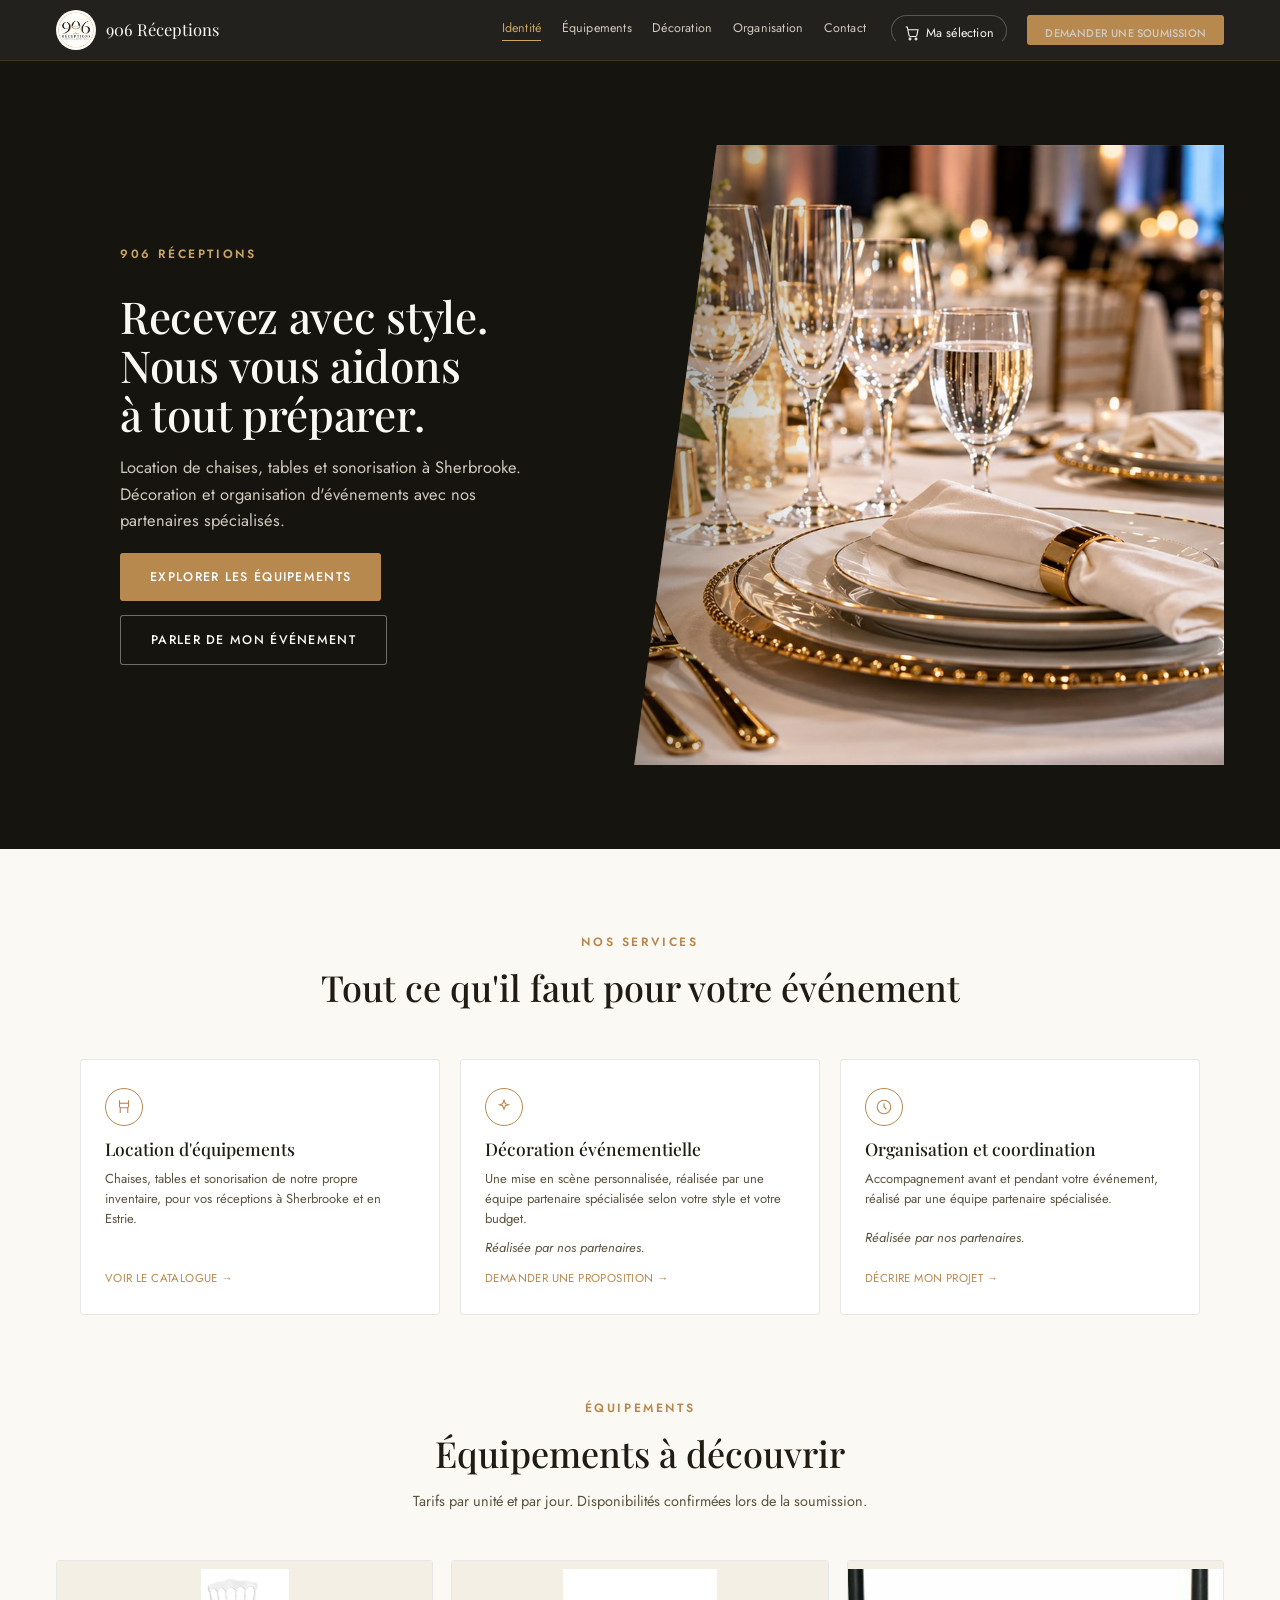
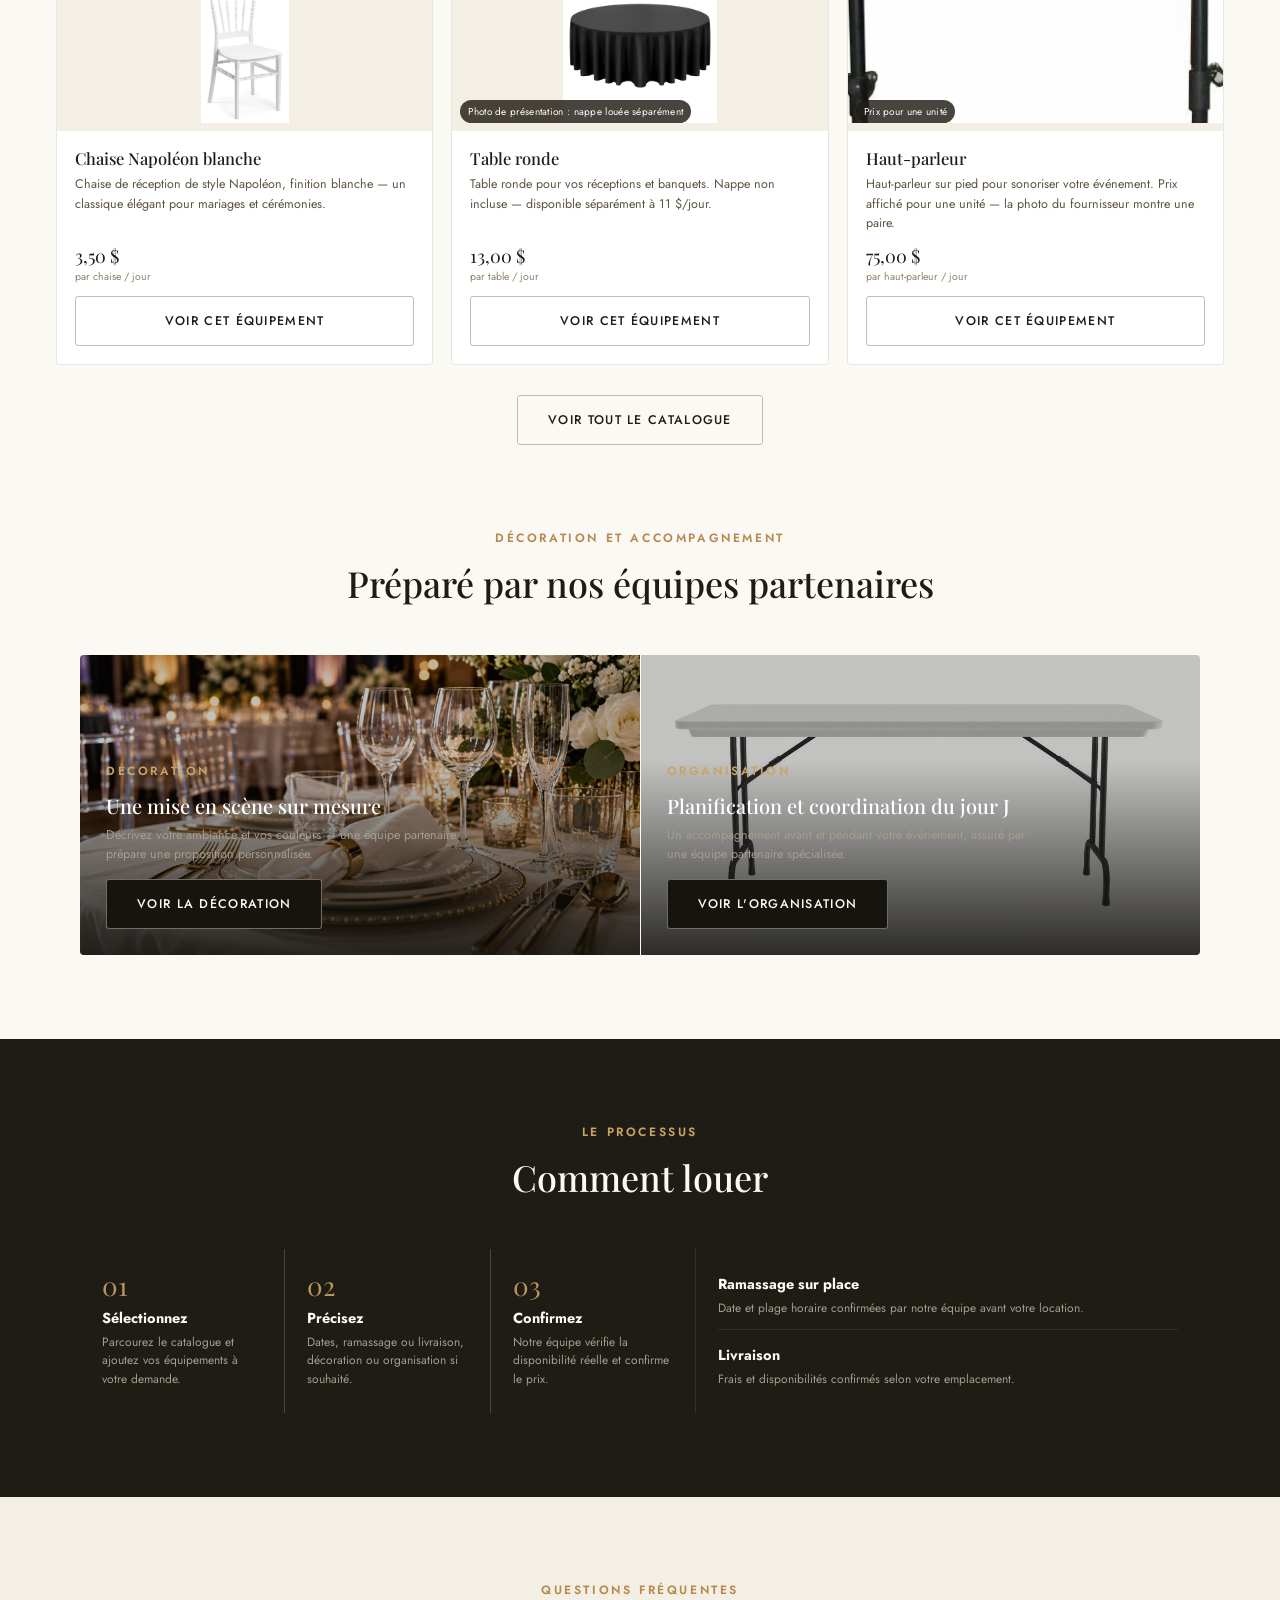
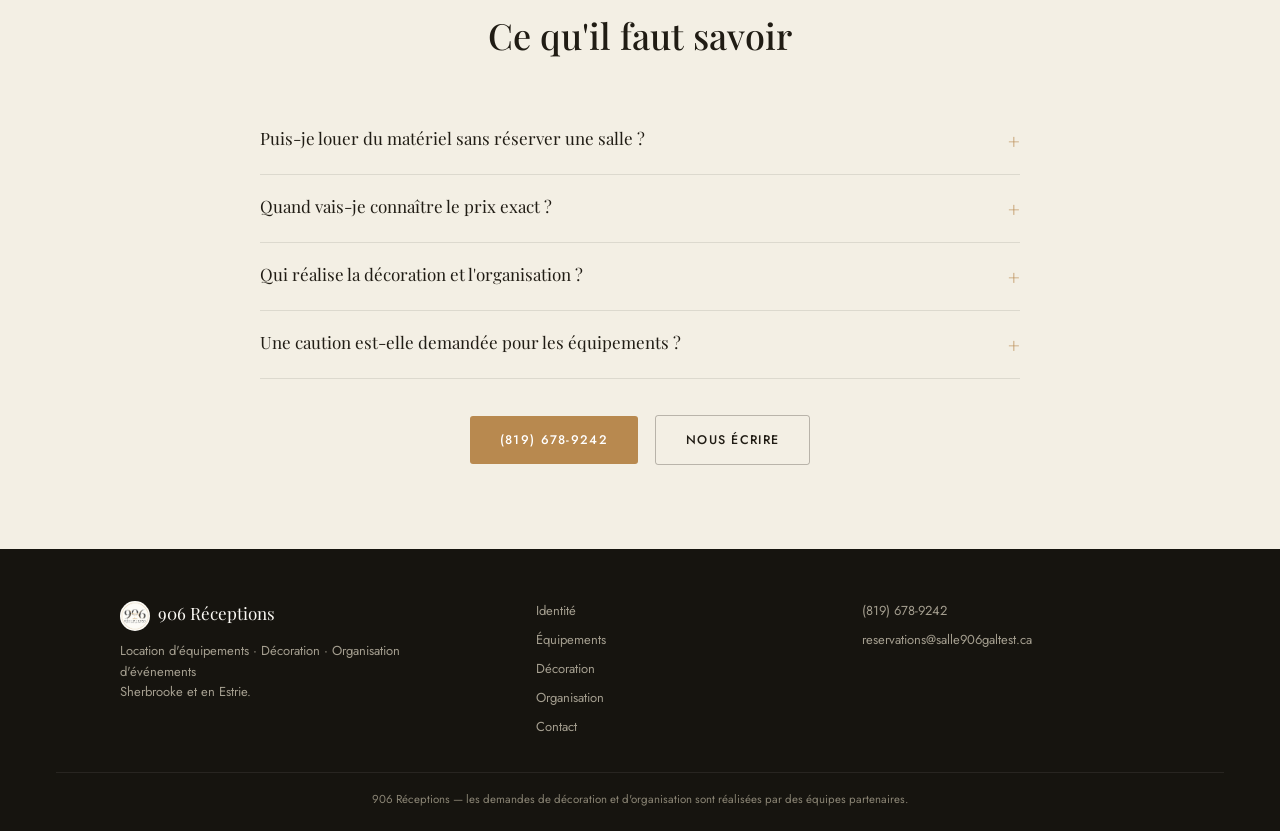
<file: index.html>
<!DOCTYPE html>
<html lang="fr-CA">
<head>
<meta charset="utf-8">
<meta name="viewport" content="width=device-width, initial-scale=1">
<title>Location d'équipements événementiels à Sherbrooke | 906 Réceptions</title>
<meta name="description" content="Chaises, tables et équipements de sonorisation à louer à Sherbrooke et en Estrie. Décoration et organisation d'événement avec nos équipes partenaires. Demandez une soumission gratuite.">
<link rel="canonical" href="https://glittering-cocada-9d4d8d.netlify.app/">
<meta property="og:type" content="website">
<meta property="og:title" content="906 Réceptions">
<meta property="og:description" content="Location de chaises, tables et sonorisation à Sherbrooke — décoration et organisation avec nos partenaires.">
<meta property="og:url" content="https://glittering-cocada-9d4d8d.netlify.app/">
<meta property="og:image" content="https://glittering-cocada-9d4d8d.netlify.app/hero-reception.jpg">
<meta property="og:locale" content="fr_CA">
<meta name="twitter:card" content="summary_large_image">
<link rel="preload" as="image" href="hero-reception.jpg" fetchpriority="high">
<link rel="preconnect" href="https://fonts.googleapis.com">
<link href="https://fonts.googleapis.com/css2?family=Playfair+Display:ital,wght@0,400;0,500;0,600;0,700;1,500&family=Jost:wght@300;400;500;600&display=swap" rel="stylesheet">
<link rel="stylesheet" href="/shared/site-base.css">
<script type="application/ld+json">
{
  "@context": "https://schema.org",
  "@type": "LocalBusiness",
  "@id": "https://glittering-cocada-9d4d8d.netlify.app/#business",
  "name": "906 Réceptions",
  "url": "https://glittering-cocada-9d4d8d.netlify.app/",
  "telephone": "+1-819-678-9242",
  "email": "reservations@salle906galtest.ca",
  "areaServed": "Sherbrooke, Estrie, Québec",
  "description": "Location d'équipements événementiels à Sherbrooke et en Estrie : chaises, tables et sonorisation, décoration et organisation avec nos partenaires."
}
</script>
<style>
/* ---- Hero unique (photo fixe) ---- */
.hero{position:relative;background:var(--ink);color:var(--cream)}
.hero-grid{display:grid;grid-template-columns:minmax(0,1fr) minmax(0,1.02fr);align-items:stretch;min-height:min(72vh,620px)}
.hero-copy{position:relative;z-index:2;display:flex;flex-direction:column;justify-content:center;gap:16px;padding:44px clamp(24px,6vw,64px);max-width:560px}
.hero-copy h1{font-size:clamp(28px,3.6vw,44px);line-height:1.12;letter-spacing:-.3px}
.hero-copy p.lead{font-size:clamp(14.5px,1.4vw,16.5px);color:var(--text-muted);line-height:1.6;max-width:460px;margin:0}
.hero-copy .ctas{display:flex;gap:14px;flex-wrap:wrap;margin-top:4px}
.hero-media{position:relative;min-height:380px;overflow:hidden;background:#16140f}
.hero-media img{position:absolute;inset:0;width:100%;height:100%;object-fit:cover;clip-path:polygon(14% 0,100% 0,100% 100%,0 100%)}
.hc-overlay{position:absolute;inset:0;z-index:1;pointer-events:none;clip-path:polygon(14% 0,100% 0,100% 100%,0 100%);background:linear-gradient(100deg,rgba(22,20,15,.55) 0%,rgba(22,20,15,0) 36%)}
@media (max-width:900px){
  .hero-grid{grid-template-columns:1fr;min-height:0}
  .hero-media{order:-1;min-height:48vw;max-height:360px}
  .hero-media img{clip-path:none}
  .hc-overlay{clip-path:none;background:linear-gradient(0deg,var(--ink) 0%,rgba(22,20,15,0) 40%)}
  .hero-copy{padding:34px clamp(20px,6vw,40px) 40px;max-width:none}
}

/* ---- Trois services ---- */
.svc-grid{display:grid;grid-template-columns:repeat(auto-fit,minmax(250px,1fr));gap:20px;max-width:1120px;margin:0 auto}
.svc-card{background:#fff;border:1px solid var(--line-on-cream);border-radius:4px;padding:28px 24px;display:flex;flex-direction:column;gap:9px;transition:border-color .2s,transform .2s}
.svc-card:hover{border-color:var(--gold);transform:translateY(-3px)}
.svc-ic{width:38px;height:38px;border-radius:50%;border:1px solid var(--gold);display:flex;align-items:center;justify-content:center;color:var(--gold);margin-bottom:2px}
.svc-card h3{font-size:17.5px}
.svc-card p{font-size:13px;color:var(--muted-on-cream);line-height:1.55;margin:0;flex-grow:1}
.svc-partner{font-size:11px;color:var(--faint-on-cream);font-style:italic}
.svc-link{font-size:11.5px;letter-spacing:.4px;text-transform:uppercase;color:var(--gold);text-decoration:none;margin-top:2px}

/* ---- Équipements à découvrir ---- */
.teaser-grid{display:grid;grid-template-columns:repeat(auto-fit,minmax(230px,1fr));gap:18px;max-width:1200px;margin:0 auto}

/* ---- Décoration / organisation ---- */
.companion-grid{display:grid;grid-template-columns:1fr 1fr;gap:1px;background:rgba(246,242,234,.08);max-width:1120px;margin:0 auto;border-radius:4px;overflow:hidden}
.companion-card{position:relative;min-height:300px;display:flex;align-items:flex-end;background-color:#1f1b12;background-size:cover;background-position:center;color:#fff}
.companion-card::after{content:'';position:absolute;inset:0;background:linear-gradient(0deg,rgba(15,14,10,.88) 0%,rgba(15,14,10,.25) 65%)}
.companion-inner{position:relative;z-index:1;padding:26px}
.companion-inner .eyebrow{color:var(--gold-soft)}
.companion-inner h3{font-size:20px;margin-bottom:7px}
.companion-inner p{font-size:12.5px;color:var(--text-dim);line-height:1.55;max-width:360px;margin:0 0 14px}
@media (max-width:760px){ .companion-grid{grid-template-columns:1fr} }

/* ---- Comment louer + logistique (fusionnés) ---- */
.how-grid{display:grid;grid-template-columns:1.1fr .9fr;gap:1px;background:rgba(246,242,234,.1);max-width:1120px;margin:0 auto}
.steps-compact{display:grid;grid-template-columns:repeat(3,1fr);gap:1px;background:rgba(246,242,234,.1)}
.steps-compact>div,.logi-mini{background:var(--ink-2);padding:24px 22px}
.step-num{font-family:'Playfair Display',serif;font-size:26px;color:var(--gold-soft);line-height:1;margin-bottom:8px;opacity:.9}
.steps-compact h4,.logi-mini h4{font-size:14.5px;margin:0 0 5px;color:var(--cream)}
.steps-compact p,.logi-mini p{font-size:12px;color:var(--text-dim);line-height:1.55;margin:0}
.logi-mini{display:flex;flex-direction:column;justify-content:center;gap:14px}
.logi-mini .li{padding-bottom:12px;border-bottom:1px solid rgba(246,242,234,.08)}
.logi-mini .li:last-child{border:none;padding-bottom:0}
@media (max-width:860px){ .how-grid{grid-template-columns:1fr} .steps-compact{grid-template-columns:1fr} }
</style>
<!-- Cloudflare Web Analytics --><script type='module' src='https://static.cloudflareinsights.com/beacon.min.js' data-cf-beacon='{"token": "15cad84627764fe2a2dea9bd195c450e"}'></script><!-- End Cloudflare Web Analytics -->
</head>
<body>
<noscript>
  <div style="font-family:sans-serif;background:#16140f;color:#f6f2ea;padding:32px;max-width:900px;margin:0 auto;line-height:1.6">
    <h1>Location d'équipements événementiels à Sherbrooke — 906 Réceptions</h1>
    <p>Chaises, tables et sonorisation à louer à la journée, avec ramassage sur place ou livraison selon disponibilité. Décoration et organisation d'événement avec nos équipes partenaires.</p>
    <p>Contactez-nous au <a href="tel:+18196789242" style="color:#c9a463">(819) 678-9242</a> ou à <a href="mailto:reservations@salle906galtest.ca" style="color:#c9a463">reservations@salle906galtest.ca</a> pour une soumission.</p>
  </div>
</noscript>

<nav id="site-nav"></nav>

<!-- ============ HERO UNIQUE — PHOTO FIXE ============ -->
<section class="hero">
  <div class="hero-grid">
    <div class="hero-copy">
      <div class="eyebrow">906 Réceptions</div>
      <h1>Recevez avec style. Nous vous aidons à tout préparer.</h1>
      <p class="lead">Location de chaises, tables et sonorisation à Sherbrooke. Décoration et organisation d'événements avec nos partenaires spécialisés.</p>
      <div class="ctas">
        <a class="btn" href="/equipements">Explorer les équipements</a>
        <a class="btn-outline on-ink" href="/contact">Parler de mon événement</a>
      </div>
    </div>
    <div class="hero-media">
      <img src="hero-reception.jpg" alt="Table de réception dressée avec vaisselle, verrerie et chaises dorées" fetchpriority="high">
      <div class="hc-overlay"></div>
    </div>
  </div>
</section>

<!-- ============ TROIS SERVICES ============ -->
<section>
  <div class="section-head reveal">
    <div class="eyebrow">Nos services</div>
    <h2>Tout ce qu'il faut pour votre événement</h2>
  </div>
  <div class="svc-grid">
    <div class="svc-card reveal">
      <div class="svc-ic"><svg width="18" height="18" viewBox="0 0 24 24" fill="none" stroke="currentColor" stroke-width="1.5"><path d="M6 3v8a2 2 0 002 2h8a2 2 0 002-2V3"/><path d="M7 13v7M17 13v7"/><path d="M6 7h12"/></svg></div>
      <h3>Location d'équipements</h3>
      <p>Chaises, tables et sonorisation de notre propre inventaire, pour vos réceptions à Sherbrooke et en Estrie.</p>
      <a class="svc-link" href="/equipements">Voir le catalogue →</a>
    </div>
    <div class="svc-card reveal reveal-delay-1">
      <div class="svc-ic"><svg width="18" height="18" viewBox="0 0 24 24" fill="none" stroke="currentColor" stroke-width="1.5"><path d="M12 3l1.8 4.6L18 9l-4.2 1.4L12 15l-1.8-4.6L6 9l4.2-1.4L12 3z"/></svg></div>
      <h3>Décoration événementielle</h3>
      <p>Une mise en scène personnalisée, réalisée par une équipe partenaire spécialisée selon votre style et votre budget.</p>
      <p class="svc-partner">Réalisée par nos partenaires.</p>
      <a class="svc-link" href="/decoration">Demander une proposition →</a>
    </div>
    <div class="svc-card reveal reveal-delay-2">
      <div class="svc-ic"><svg width="18" height="18" viewBox="0 0 24 24" fill="none" stroke="currentColor" stroke-width="1.5"><circle cx="12" cy="12" r="9"/><path d="M12 7v5l3 3"/></svg></div>
      <h3>Organisation et coordination</h3>
      <p>Accompagnement avant et pendant votre événement, réalisé par une équipe partenaire spécialisée.</p>
      <p class="svc-partner">Réalisée par nos partenaires.</p>
      <a class="svc-link" href="/organisation">Décrire mon projet →</a>
    </div>
  </div>
</section>

<!-- ============ ÉQUIPEMENTS À DÉCOUVRIR ============ -->
<section style="padding-top:0">
  <div class="section-head reveal">
    <div class="eyebrow">Équipements</div>
    <h2>Équipements à découvrir</h2>
    <p>Tarifs par unité et par jour. Disponibilités confirmées lors de la soumission.</p>
  </div>
  <div class="catalog-grid teaser-grid" id="home-catalog-teaser"></div>
  <div style="text-align:center;margin-top:30px">
    <a class="btn-outline" href="/equipements">Voir tout le catalogue</a>
  </div>
</section>

<!-- ============ DÉCORATION & ORGANISATION ============ -->
<section style="padding-top:0">
  <div class="section-head reveal">
    <div class="eyebrow">Décoration et accompagnement</div>
    <h2>Préparé par nos équipes partenaires</h2>
  </div>
  <div class="companion-grid">
    <div class="companion-card reveal" style="background-image:url('ambiance-table-doree.jpg')">
      <div class="companion-inner">
        <div class="eyebrow">Décoration</div>
        <h3>Une mise en scène sur mesure</h3>
        <p>Décrivez votre ambiance et vos couleurs — une équipe partenaire prépare une proposition personnalisée.</p>
        <a class="btn-outline on-ink" href="/decoration">Voir la décoration</a>
      </div>
    </div>
    <div class="companion-card reveal reveal-delay-1" style="background-image:url('table-rectangulaire-pliante.jpg')">
      <div class="companion-inner">
        <div class="eyebrow">Organisation</div>
        <h3>Planification et coordination du jour J</h3>
        <p>Un accompagnement avant et pendant votre événement, assuré par une équipe partenaire spécialisée.</p>
        <a class="btn-outline on-ink" href="/organisation">Voir l'organisation</a>
      </div>
    </div>
  </div>
</section>

<!-- ============ COMMENT LOUER + LOGISTIQUE ============ -->
<section class="on-ink2">
  <div class="section-head reveal">
    <div class="eyebrow">Le processus</div>
    <h2>Comment louer</h2>
  </div>
  <div class="how-grid">
    <div class="steps-compact">
      <div class="reveal"><div class="step-num">01</div><h4>Sélectionnez</h4><p>Parcourez le catalogue et ajoutez vos équipements à votre demande.</p></div>
      <div class="reveal reveal-delay-1"><div class="step-num">02</div><h4>Précisez</h4><p>Dates, ramassage ou livraison, décoration ou organisation si souhaité.</p></div>
      <div class="reveal reveal-delay-2"><div class="step-num">03</div><h4>Confirmez</h4><p>Notre équipe vérifie la disponibilité réelle et confirme le prix.</p></div>
    </div>
    <div class="logi-mini reveal">
      <div class="li"><h4>Ramassage sur place</h4><p>Date et plage horaire confirmées par notre équipe avant votre location.</p></div>
      <div class="li"><h4>Livraison</h4><p>Frais et disponibilités confirmés selon votre emplacement.</p></div>
    </div>
  </div>
</section>

<!-- ============ FAQ ============ -->
<section style="background:var(--cream-2)">
  <div class="section-head reveal">
    <div class="eyebrow">Questions fréquentes</div>
    <h2>Ce qu'il faut savoir</h2>
  </div>
  <div class="faq">
    <details>
      <summary>Puis-je louer du matériel sans réserver une salle ?</summary>
      <p>Oui. La location d'équipements est un service indépendant — vous pouvez organiser votre événement n'importe où et louer uniquement le matériel dont vous avez besoin.</p>
    </details>
    <details>
      <summary>Quand vais-je connaître le prix exact ?</summary>
      <p>Après l'envoi de votre demande, notre équipe vérifie la disponibilité réelle et vous transmet une soumission précise par courriel, incluant le prix, les frais éventuels et les conditions.</p>
    </details>
    <details>
      <summary>Qui réalise la décoration et l'organisation ?</summary>
      <p>Ces deux services sont réalisés par des équipes partenaires spécialisées. Votre soumission précise qui prépare la proposition et les modalités de contrat et de paiement avant tout engagement.</p>
    </details>
    <details>
      <summary>Une caution est-elle demandée pour les équipements ?</summary>
      <p>Selon l'équipement loué, une caution remboursable peut être applicable. Les modalités exactes vous seront communiquées dans votre soumission.</p>
    </details>
  </div>
  <div style="text-align:center;margin-top:36px">
    <a class="btn" href="tel:+18196789242">(819) 678-9242</a>
    <a class="btn-outline" href="/contact" style="margin-left:12px">Nous écrire</a>
  </div>
</section>

<footer>
  <div id="site-footer"></div>
</footer>

<div id="cart-float"><span id="cart-float-count">0</span> équipement(s) sélectionné(s)</div>

<script src="/shared/site-chrome.js"></script>
<script src="./equipment-catalog.js"></script>
<script>
function formatCAD(n){ return Number(n).toLocaleString('fr-CA', { style: 'currency', currency: 'CAD' }); }

function renderHomeTeaser(){
  const el = document.getElementById('home-catalog-teaser');
  const picks = ['chaise-napoleon-blanche', 'table-ronde', 'haut-parleur'];
  const items = picks.map(id => EQUIPMENT_ITEMS.find(i => i.id === id)).filter(Boolean);
  el.innerHTML = items.map(i => `
    <div class="eq-card">
      <div class="eq-photo">
        <img src="${i.photo}" alt="${i.name}" loading="lazy" class="${i.photoCropLeft ? 'crop-left' : ''}" onerror="this.style.display='none'">
        ${i.photoNote ? `<span class="eq-unit-badge">${i.photoNote}</span>` : ''}
      </div>
      <div class="eq-body">
        <h3>${i.name}</h3>
        <p class="desc">${i.description}</p>
        <div class="eq-price-row"><span class="eq-price">${formatCAD(i.price)}<small>${i.unit}</small></span></div>
        <a class="btn-outline" href="/equipements?item=${i.id}" style="justify-content:center;margin-top:6px">Voir cet équipement</a>
      </div>
    </div>`).join('');
}

function cartCountForFloat(){
  try {
    const cart = JSON.parse(sessionStorage.getItem(CART_KEY) || '[]');
    return cart.reduce((n,c) => n + (c.qty||0), 0);
  } catch(e){ return 0; }
}
function renderCartFloat(){
  const count = cartCountForFloat();
  const floatEl = document.getElementById('cart-float');
  document.getElementById('cart-float-count').textContent = count;
  floatEl.classList.toggle('is-visible', count > 0);
}
document.getElementById('cart-float').addEventListener('click', () => {
  window.location.href = '/equipements#cart-section';
});

function initReveal(){
  const els = document.querySelectorAll('.reveal:not(.is-visible)');
  if (!('IntersectionObserver' in window)) { els.forEach(el => el.classList.add('is-visible')); return; }
  const io = new IntersectionObserver((entries) => {
    entries.forEach(entry => { if (entry.isIntersecting){ entry.target.classList.add('is-visible'); io.unobserve(entry.target); } });
  }, { threshold:.15, rootMargin:'0px 0px -60px 0px' });
  els.forEach(el => io.observe(el));
}

renderSiteChrome('accueil');
renderHomeTeaser();
renderCartFloat();
initReveal();
</script>
</body>
</html>
</file>
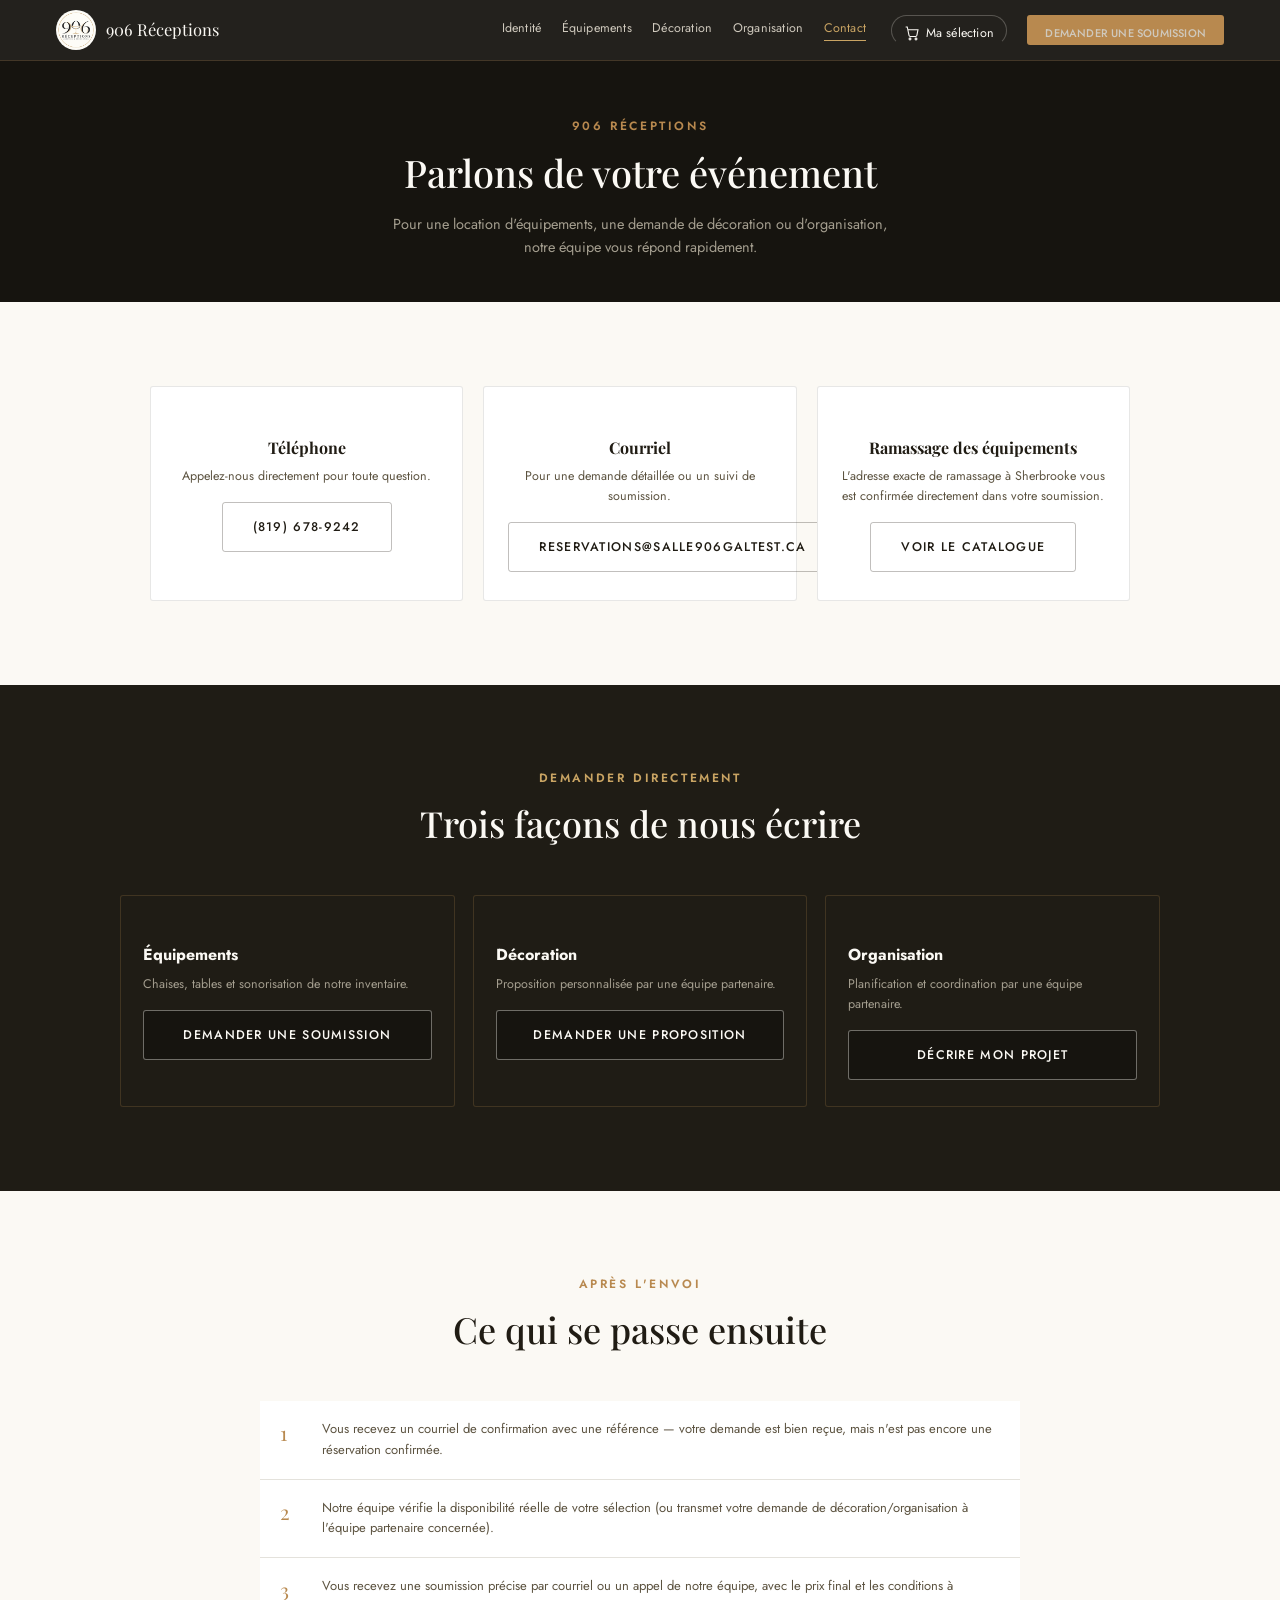
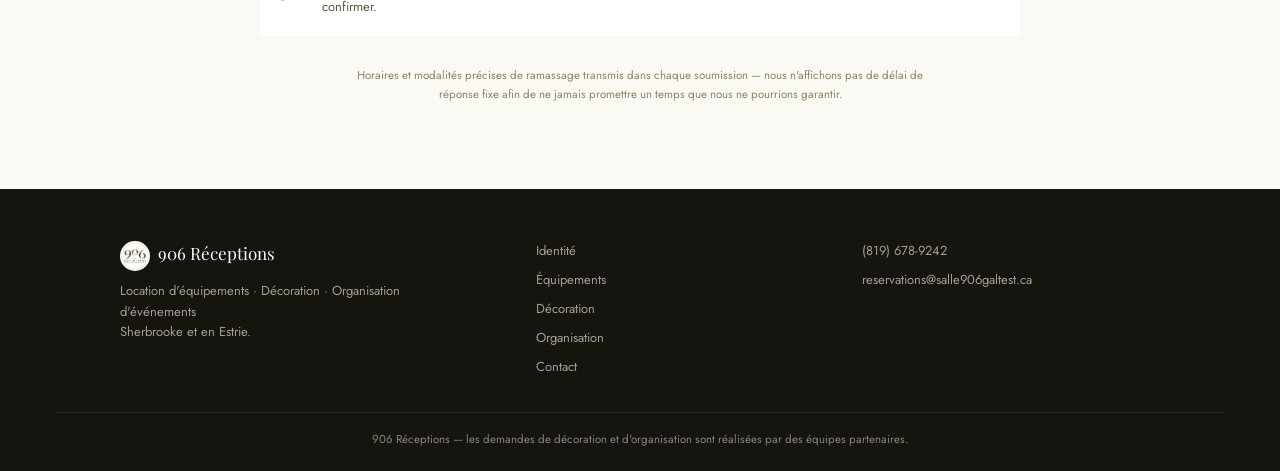
<file: contact.html>
<!DOCTYPE html>
<html lang="fr-CA">
<head>
<meta charset="utf-8">
<meta name="viewport" content="width=device-width, initial-scale=1">
<title>Contact | 906 Réceptions</title>
<meta name="description" content="Contactez 906 Réceptions pour la location d'équipements, une demande de décoration ou d'organisation d'événement à Sherbrooke et en Estrie.">
<link rel="canonical" href="https://glittering-cocada-9d4d8d.netlify.app/contact">
<link rel="preconnect" href="https://fonts.googleapis.com">
<link href="https://fonts.googleapis.com/css2?family=Playfair+Display:ital,wght@0,400;0,500;0,600;0,700;1,500&family=Jost:wght@300;400;500;600&display=swap" rel="stylesheet">
<link rel="stylesheet" href="/shared/site-base.css">
<style>
.contact-hero{background:var(--ink);color:var(--cream);padding:56px clamp(20px,5vw,56px) 44px;text-align:center}
.contact-hero h1{font-size:clamp(26px,3.6vw,38px)}
.contact-hero p{max-width:520px;margin:14px auto 0;color:var(--text-dim);font-size:14.5px;line-height:1.6}
.contact-grid{display:grid;grid-template-columns:repeat(auto-fit,minmax(230px,1fr));gap:20px;max-width:980px;margin:0 auto}
.contact-card{background:#fff;border:1px solid var(--line-on-cream);border-radius:3px;padding:28px 24px;text-align:center}
.contact-card h4{font-family:'Playfair Display',serif;font-size:16px;margin-bottom:8px}
.contact-card p{font-size:12.5px;color:var(--muted-on-cream);margin:0 0 16px;line-height:1.6}
.request-grid{display:grid;grid-template-columns:repeat(auto-fit,minmax(230px,1fr));gap:18px;max-width:1040px;margin:0 auto}
.request-card{background:var(--ink-2);border:1px solid var(--line);border-radius:3px;padding:26px 22px;color:var(--cream)}
.request-card h4{font-size:16px;margin-bottom:8px}
.request-card p{font-size:12.5px;color:var(--text-dim);line-height:1.6;margin:0 0 16px}
.next-steps{max-width:760px;margin:0 auto;display:flex;flex-direction:column;gap:1px;background:var(--line-on-cream)}
.next-step{background:#fff;display:flex;gap:16px;padding:18px 20px;align-items:flex-start}
.next-step .n{font-family:'Playfair Display',serif;color:var(--gold);font-size:20px;min-width:26px}
.next-step p{margin:0;font-size:13px;color:var(--muted-on-cream);line-height:1.6}
.notice-small{max-width:600px;margin:30px auto 0;text-align:center;font-size:11.5px;color:var(--faint-on-cream);line-height:1.7}
</style>
</head>
<body>

<nav id="site-nav"></nav>

<section class="contact-hero">
  <div class="eyebrow">906 Réceptions</div>
  <h1>Parlons de votre événement</h1>
  <p>Pour une location d'équipements, une demande de décoration ou d'organisation, notre équipe vous répond rapidement.</p>
</section>

<section>
  <div class="contact-grid">
    <div class="contact-card reveal">
      <h4>Téléphone</h4>
      <p>Appelez-nous directement pour toute question.</p>
      <a class="btn-outline" href="tel:+18196789242">(819) 678-9242</a>
    </div>
    <div class="contact-card reveal reveal-delay-1">
      <h4>Courriel</h4>
      <p>Pour une demande détaillée ou un suivi de soumission.</p>
      <a class="btn-outline" href="mailto:reservations@salle906galtest.ca">reservations@salle906galtest.ca</a>
    </div>
    <div class="contact-card reveal reveal-delay-2">
      <h4>Ramassage des équipements</h4>
      <p>L'adresse exacte de ramassage à Sherbrooke vous est confirmée directement dans votre soumission.</p>
      <a class="btn-outline" href="/equipements">Voir le catalogue</a>
    </div>
  </div>
</section>

<section class="on-ink2">
  <div class="section-head reveal">
    <div class="eyebrow">Demander directement</div>
    <h2>Trois façons de nous écrire</h2>
  </div>
  <div class="request-grid">
    <div class="request-card reveal">
      <h4>Équipements</h4>
      <p>Chaises, tables et sonorisation de notre inventaire.</p>
      <a class="btn-outline on-ink" href="/equipements#demande-soumission" style="justify-content:center;width:100%">Demander une soumission</a>
    </div>
    <div class="request-card reveal reveal-delay-1">
      <h4>Décoration</h4>
      <p>Proposition personnalisée par une équipe partenaire.</p>
      <a class="btn-outline on-ink" href="/decoration#demande-decoration" style="justify-content:center;width:100%">Demander une proposition</a>
    </div>
    <div class="request-card reveal reveal-delay-2">
      <h4>Organisation</h4>
      <p>Planification et coordination par une équipe partenaire.</p>
      <a class="btn-outline on-ink" href="/organisation#demande-organisation" style="justify-content:center;width:100%">Décrire mon projet</a>
    </div>
  </div>
</section>

<section>
  <div class="section-head reveal">
    <div class="eyebrow">Après l'envoi</div>
    <h2>Ce qui se passe ensuite</h2>
  </div>
  <div class="next-steps">
    <div class="next-step reveal"><span class="n">1</span><p>Vous recevez un courriel de confirmation avec une référence — votre demande est bien reçue, mais n'est pas encore une réservation confirmée.</p></div>
    <div class="next-step reveal reveal-delay-1"><span class="n">2</span><p>Notre équipe vérifie la disponibilité réelle de votre sélection (ou transmet votre demande de décoration/organisation à l'équipe partenaire concernée).</p></div>
    <div class="next-step reveal reveal-delay-2"><span class="n">3</span><p>Vous recevez une soumission précise par courriel ou un appel de notre équipe, avec le prix final et les conditions à confirmer.</p></div>
  </div>
  <p class="notice-small">Horaires et modalités précises de ramassage transmis dans chaque soumission — nous n'affichons pas de délai de réponse fixe afin de ne jamais promettre un temps que nous ne pourrions garantir.</p>
</section>

<footer>
  <div id="site-footer"></div>
</footer>

<script src="/shared/site-chrome.js"></script>
<script>
function initReveal(){
  const els = document.querySelectorAll('.reveal:not(.is-visible)');
  if (!('IntersectionObserver' in window)) { els.forEach(el => el.classList.add('is-visible')); return; }
  const io = new IntersectionObserver((entries) => {
    entries.forEach(entry => { if (entry.isIntersecting){ entry.target.classList.add('is-visible'); io.unobserve(entry.target); } });
  }, { threshold:.15, rootMargin:'0px 0px -60px 0px' });
  els.forEach(el => io.observe(el));
}
renderSiteChrome('contact');
initReveal();
</script>
</body>
</html>
</file>
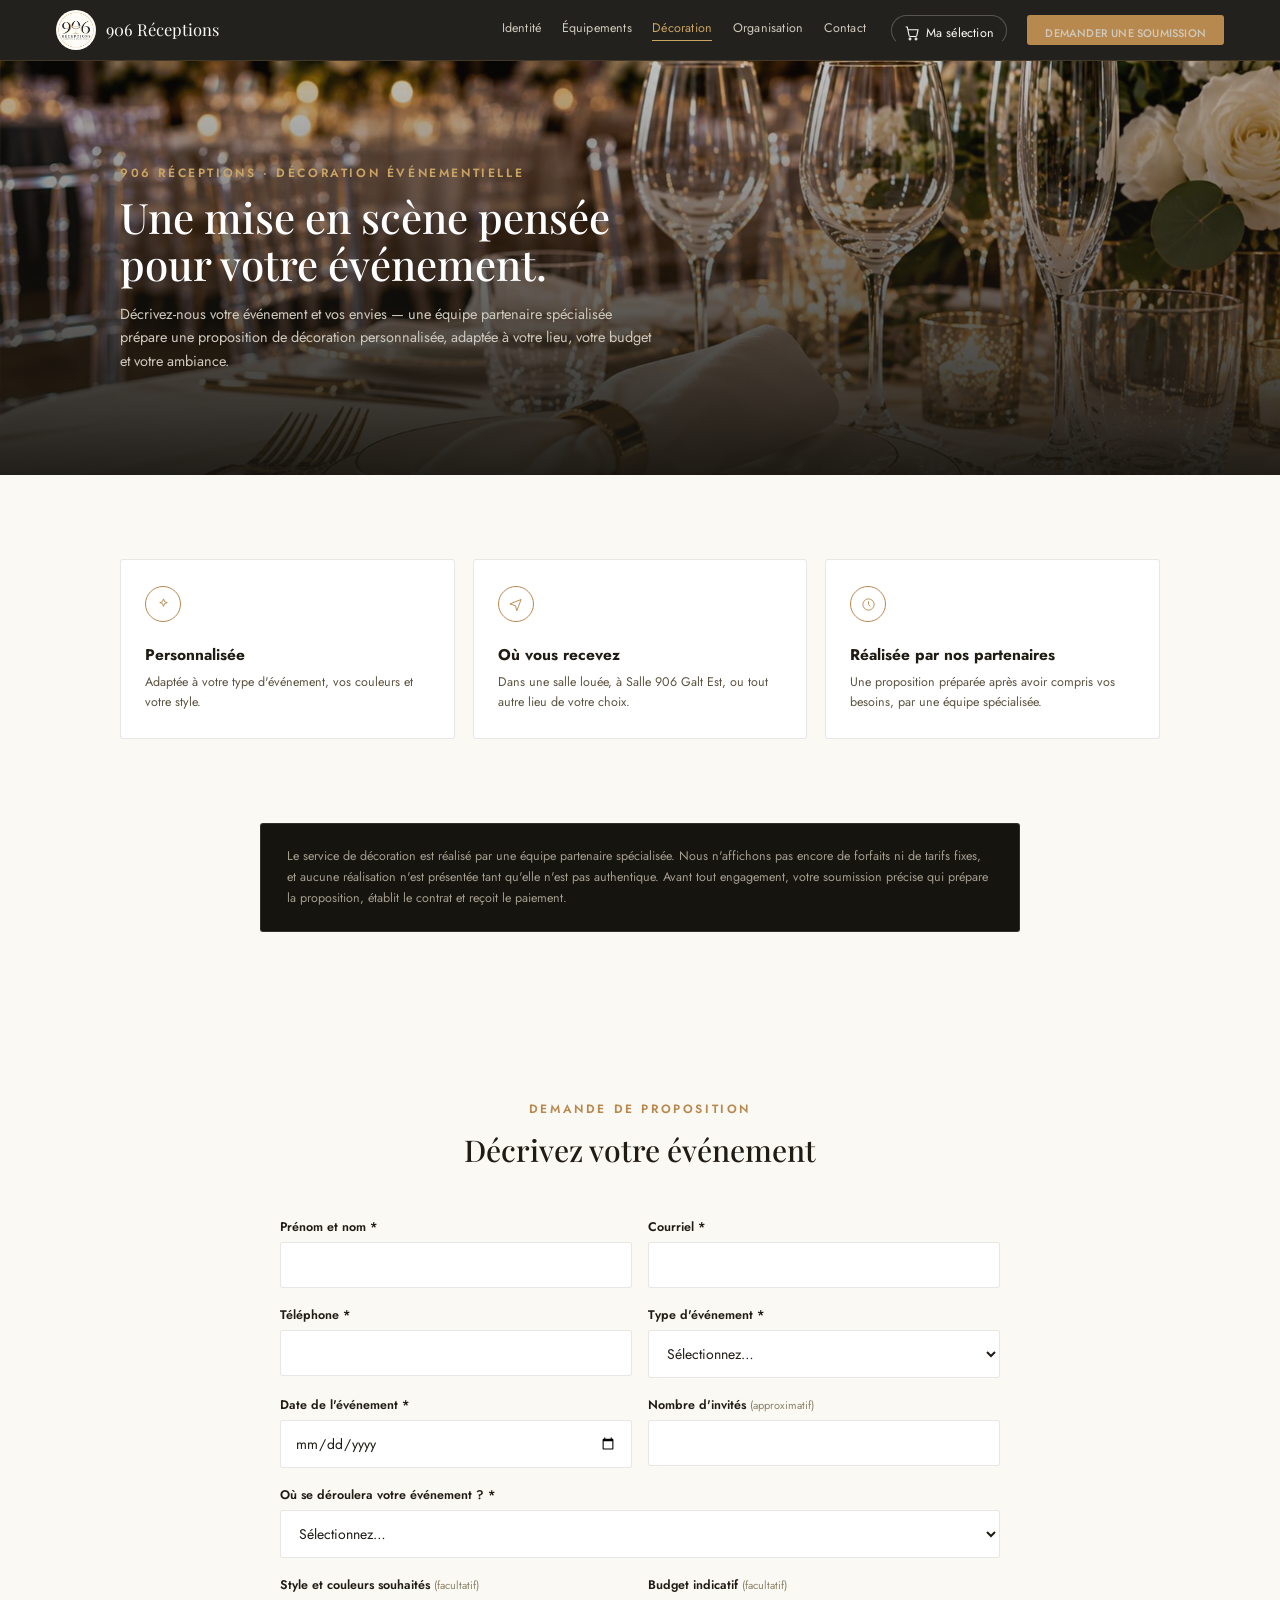
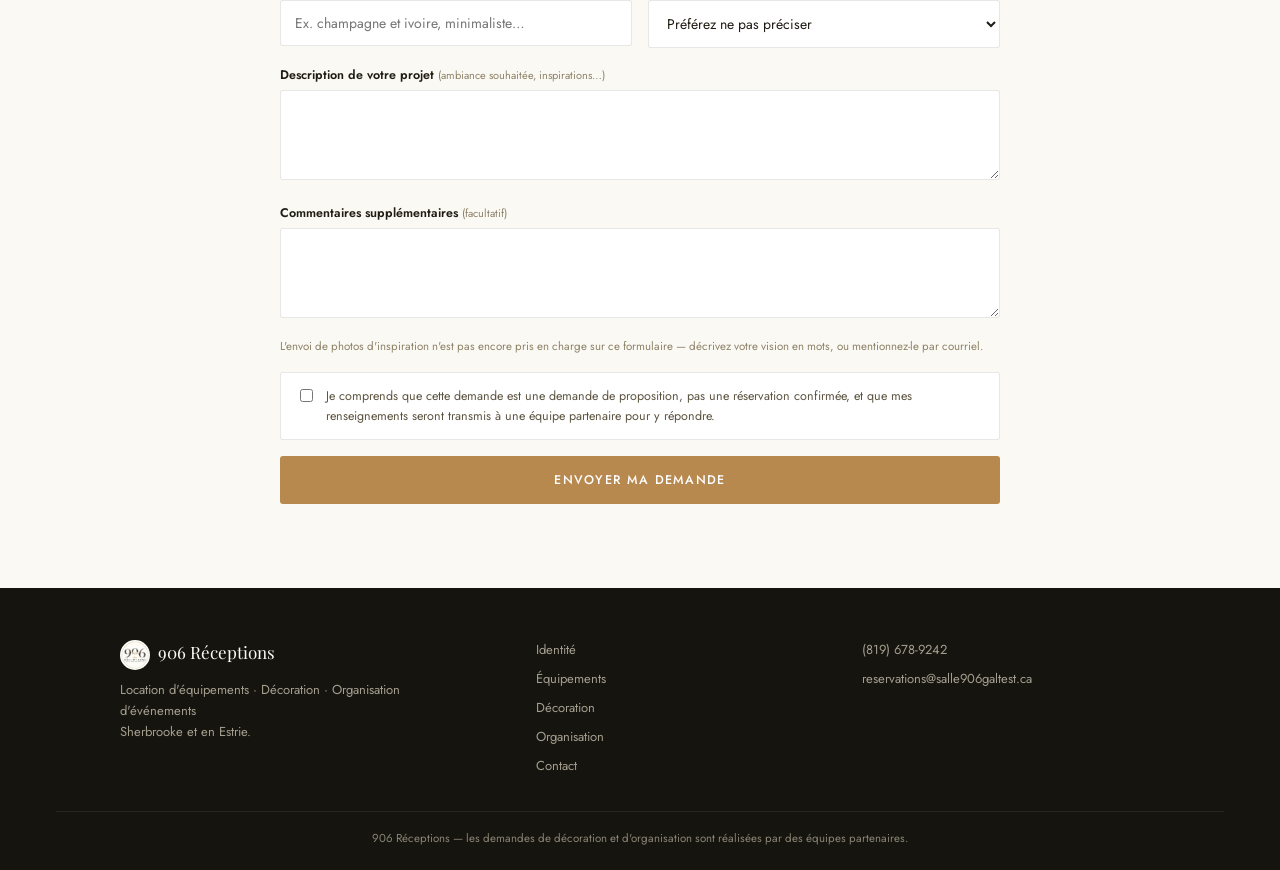
<file: decoration.html>
<!DOCTYPE html>
<html lang="fr-CA">
<head>
<meta charset="utf-8">
<meta name="viewport" content="width=device-width, initial-scale=1">
<title>Décoration événementielle | 906 Réceptions</title>
<meta name="description" content="Décoration événementielle personnalisée pour vos mariages, réceptions et événements corporatifs à Sherbrooke et en Estrie, réalisée par une équipe partenaire. Demandez une proposition sur mesure.">
<link rel="canonical" href="https://glittering-cocada-9d4d8d.netlify.app/decoration">
<link rel="preconnect" href="https://fonts.googleapis.com">
<link href="https://fonts.googleapis.com/css2?family=Playfair+Display:ital,wght@0,400;0,500;0,600;0,700;1,500&family=Jost:wght@300;400;500;600&display=swap" rel="stylesheet">
<link rel="stylesheet" href="/shared/site-base.css">
<style>
.deco-hero{position:relative;min-height:46vh;display:flex;align-items:center;background:linear-gradient(180deg,rgba(22,20,15,.25) 0%,rgba(22,20,15,.95) 100%),url('ambiance-table-doree.jpg');background-size:cover;background-position:center 30%}
.deco-hero-inner{padding:0 clamp(24px,6vw,64px);max-width:660px;color:#fff}
.deco-hero p{font-size:14.5px;color:var(--text-muted);margin:14px 0 0;line-height:1.6}
.pillars{display:grid;grid-template-columns:repeat(auto-fit,minmax(220px,1fr));gap:18px;max-width:1040px;margin:0 auto}
.pillar{background:#fff;border:1px solid var(--line-on-cream);border-radius:3px;padding:26px 24px}
.pillar .ic{width:36px;height:36px;border:1px solid var(--gold);border-radius:50%;display:flex;align-items:center;justify-content:center;color:var(--gold);margin-bottom:14px}
.pillar h4{font-size:15.5px;margin-bottom:6px}
.pillar p{font-size:12.5px;color:var(--muted-on-cream);line-height:1.6;margin:0}
.notice{max-width:760px;margin:0 auto;background:var(--ink);border:1px solid rgba(246,242,234,.12);border-radius:3px;padding:22px 26px;font-size:12.5px;color:var(--text-dim);line-height:1.7}
</style>
</head>
<body>

<nav id="site-nav"></nav>

<section class="deco-hero">
  <div class="deco-hero-inner">
    <div class="eyebrow">906 Réceptions · Décoration événementielle</div>
    <h1 style="font-size:clamp(28px,4.2vw,42px);line-height:1.12">Une mise en scène pensée pour votre événement.</h1>
    <p>Décrivez-nous votre événement et vos envies — une équipe partenaire spécialisée prépare une proposition de décoration personnalisée, adaptée à votre lieu, votre budget et votre ambiance.</p>
  </div>
</section>

<section>
  <div class="pillars">
    <div class="pillar reveal">
      <div class="ic"><svg width="15" height="15" viewBox="0 0 24 24" fill="none" stroke="currentColor" stroke-width="1.5"><path d="M12 3l1.8 4.6L18 9l-4.2 1.4L12 15l-1.8-4.6L6 9l4.2-1.4L12 3z"/></svg></div>
      <h4>Personnalisée</h4>
      <p>Adaptée à votre type d'événement, vos couleurs et votre style.</p>
    </div>
    <div class="pillar reveal reveal-delay-1">
      <div class="ic"><svg width="15" height="15" viewBox="0 0 24 24" fill="none" stroke="currentColor" stroke-width="1.5"><path d="M3 11l18-7-7 18-2-8z"/></svg></div>
      <h4>Où vous recevez</h4>
      <p>Dans une salle louée, à Salle 906 Galt Est, ou tout autre lieu de votre choix.</p>
    </div>
    <div class="pillar reveal reveal-delay-2">
      <div class="ic"><svg width="15" height="15" viewBox="0 0 24 24" fill="none" stroke="currentColor" stroke-width="1.5"><circle cx="12" cy="12" r="9"/><path d="M12 7v5l3 3"/></svg></div>
      <h4>Réalisée par nos partenaires</h4>
      <p>Une proposition préparée après avoir compris vos besoins, par une équipe spécialisée.</p>
    </div>
  </div>
</section>

<section style="padding-top:0">
  <div class="notice">
    Le service de décoration est réalisé par une équipe partenaire spécialisée. Nous n'affichons pas encore de forfaits ni de tarifs fixes, et aucune réalisation n'est présentée tant qu'elle n'est pas authentique. Avant tout engagement, votre soumission précise qui prépare la proposition, établit le contrat et reçoit le paiement.
  </div>
</section>

<section id="demande-decoration">
  <div class="form-wrap">
    <div class="section-head reveal">
      <div class="eyebrow">Demande de proposition</div>
      <h2 style="font-size:clamp(23px,3.2vw,30px)">Décrivez votre événement</h2>
    </div>

    <form id="deco-form">
      <div id="form-error-slot"></div>
      <div style="position:absolute;left:-9999px;width:1px;height:1px;overflow:hidden" aria-hidden="true">
        <label for="website">Laisser vide</label>
        <input type="text" id="website" name="website" tabindex="-1" autocomplete="off">
      </div>

      <div class="field-grid">
        <div class="field"><label for="c-name">Prénom et nom *</label><input type="text" id="c-name" autocomplete="name"></div>
        <div class="field"><label for="c-email">Courriel *</label><input type="email" id="c-email" autocomplete="email"></div>
      </div>
      <div class="field-grid">
        <div class="field"><label for="c-phone">Téléphone *</label><input type="tel" id="c-phone" autocomplete="tel"></div>
        <div class="field">
          <label for="c-event-type">Type d'événement *</label>
          <select id="c-event-type">
            <option value="" disabled selected>Sélectionnez…</option>
            <option value="Mariage">Mariage</option>
            <option value="Anniversaire">Anniversaire / célébration</option>
            <option value="Corporatif">Événement corporatif</option>
            <option value="Communautaire">Événement communautaire / église</option>
            <option value="Autre">Autre</option>
          </select>
        </div>
      </div>
      <div class="field-grid">
        <div class="field"><label for="c-event-date">Date de l'événement *</label><input type="date" id="c-event-date"></div>
        <div class="field"><label for="c-guests">Nombre d'invités <span class="hint">(approximatif)</span></label><input type="number" id="c-guests" min="1" max="2000"></div>
      </div>

      <div class="field">
        <label for="c-venue-choice">Où se déroulera votre événement ? *</label>
        <select id="c-venue-choice">
          <option value="" disabled selected>Sélectionnez…</option>
          <option value="Salle 906 Galt Est">Salle 906 Galt Est</option>
          <option value="Autre lieu">Autre lieu</option>
          <option value="À confirmer">Lieu à confirmer</option>
        </select>
      </div>
      <div class="conditional-field" id="venue-other-field">
        <div class="field"><label for="c-venue-detail">Nom et ville du lieu <span class="hint">(facultatif)</span></label><input type="text" id="c-venue-detail"></div>
      </div>

      <div class="field-grid">
        <div class="field"><label for="c-style">Style et couleurs souhaités <span class="hint">(facultatif)</span></label><input type="text" id="c-style" placeholder="Ex. champagne et ivoire, minimaliste…"></div>
        <div class="field"><label for="c-budget">Budget indicatif <span class="hint">(facultatif)</span></label>
          <select id="c-budget">
            <option value="">Préférez ne pas préciser</option>
            <option value="Moins de 500 $">Moins de 500 $</option>
            <option value="500 $ – 1 500 $">500 $ – 1 500 $</option>
            <option value="1 500 $ – 3 000 $">1 500 $ – 3 000 $</option>
            <option value="Plus de 3 000 $">Plus de 3 000 $</option>
          </select>
        </div>
      </div>
      <div class="field"><label for="c-ambiance">Description de votre projet <span class="hint">(ambiance souhaitée, inspirations…)</span></label><textarea id="c-ambiance"></textarea></div>
      <div class="field"><label for="c-comments">Commentaires supplémentaires <span class="hint">(facultatif)</span></label><textarea id="c-comments"></textarea></div>

      <p style="font-size:11.5px;color:var(--faint-on-cream);margin:-4px 0 18px">L'envoi de photos d'inspiration n'est pas encore pris en charge sur ce formulaire — décrivez votre vision en mots, ou mentionnez-le par courriel.</p>

      <label class="check-row">
        <input type="checkbox" id="c-consent" required>
        <span>Je comprends que cette demande est une demande de proposition, pas une réservation confirmée, et que mes renseignements seront transmis à une équipe partenaire pour y répondre.</span>
      </label>

      <button type="submit" class="btn" id="deco-submit" style="width:100%;justify-content:center">Envoyer ma demande</button>
    </form>

    <div id="deco-success" style="display:none">
      <div class="confirm-screen">
        <div class="confirm-check">✓</div>
        <h3>Votre demande est envoyée.</h3>
        <p style="color:var(--muted-on-cream);margin-top:10px">Merci ! Notre équipe prépare une proposition personnalisée et vous contactera directement.</p>
        <div class="confirm-ref" id="deco-ref"></div>
        <div style="margin-top:26px;display:flex;gap:14px;justify-content:center;flex-wrap:wrap">
          <a class="btn" href="tel:+18196789242">Nous contacter</a>
        </div>
      </div>
    </div>
  </div>
</section>

<footer>
  <div id="site-footer"></div>
</footer>

<script src="/shared/site-chrome.js"></script>
<script>
document.getElementById('c-venue-choice').addEventListener('change', (e) => {
  document.getElementById('venue-other-field').classList.toggle('is-open', e.target.value && e.target.value !== 'À confirmer');
});

function initReveal(){
  const els = document.querySelectorAll('.reveal:not(.is-visible)');
  if (!('IntersectionObserver' in window)) { els.forEach(el => el.classList.add('is-visible')); return; }
  const io = new IntersectionObserver((entries) => {
    entries.forEach(entry => { if (entry.isIntersecting){ entry.target.classList.add('is-visible'); io.unobserve(entry.target); } });
  }, { threshold:.15, rootMargin:'0px 0px -60px 0px' });
  els.forEach(el => io.observe(el));
}

const FORM_LOADED_AT = Date.now();
document.getElementById('deco-form').addEventListener('submit', async (e) => {
  e.preventDefault();
  const errorSlot = document.getElementById('form-error-slot');
  errorSlot.innerHTML = '';
  const showError = (msg) => { errorSlot.innerHTML = `<div class="error-box">${msg}</div>`; errorSlot.scrollIntoView({ behavior:'smooth', block:'center' }); };

  const name = document.getElementById('c-name').value.trim();
  const email = document.getElementById('c-email').value.trim();
  const phone = document.getElementById('c-phone').value.trim();
  const eventType = document.getElementById('c-event-type').value;
  const eventDate = document.getElementById('c-event-date').value;
  const venueChoice = document.getElementById('c-venue-choice').value;
  const venueDetail = document.getElementById('c-venue-detail').value.trim();
  const venue = venueChoice === 'Salle 906 Galt Est' ? 'Salle 906 Galt Est' : (venueDetail || venueChoice);
  const guestCount = document.getElementById('c-guests').value.trim();
  const style = document.getElementById('c-style').value.trim();
  const budgetRange = document.getElementById('c-budget').value;
  const ambiance = document.getElementById('c-ambiance').value.trim();
  const comments = document.getElementById('c-comments').value.trim();
  const consent = document.getElementById('c-consent').checked;
  const honeypot = document.getElementById('website').value;

  if (!name || !email || !phone || !eventType || !eventDate || !venueChoice || !consent){ showError('Merci de remplir tous les champs obligatoires (*) et de cocher la case de consentement.'); return; }
  if (!/^[^\s@]+@[^\s@]+\.[^\s@]+$/.test(email)){ showError('Merci d\'entrer une adresse courriel valide.'); return; }

  const submitBtn = document.getElementById('deco-submit');
  submitBtn.disabled = true; submitBtn.textContent = 'Envoi…';

  const payload = { name, email, phone, eventType, eventDate, venue, guestCount, style, budgetRange, ambiance, comments, website: honeypot, formLoadedAt: FORM_LOADED_AT };

  try {
    const res = await fetch('/.netlify/functions/decoration-quote-request', { method:'POST', headers:{'Content-Type':'application/json'}, body: JSON.stringify(payload) });
    const data = await res.json().catch(() => ({}));
    if (!res.ok || !data.success) throw new Error(data.message || 'Erreur lors de l\'envoi.');
    document.getElementById('deco-form').style.display = 'none';
    document.getElementById('deco-ref').textContent = `Référence : ${data.quoteRef || '—'}`;
    document.getElementById('deco-success').style.display = 'block';
    document.getElementById('deco-success').scrollIntoView({ behavior:'smooth', block:'start' });
  } catch (err) {
    console.error('[decoration:submit]', err);
    showError('Une erreur est survenue lors de l\'envoi. Vous pouvez réessayer, ou nous joindre directement au (819) 678-9242.');
    submitBtn.disabled = false; submitBtn.textContent = 'Envoyer ma demande';
  }
});

renderSiteChrome('decoration');
initReveal();
</script>
</body>
</html>
</file>
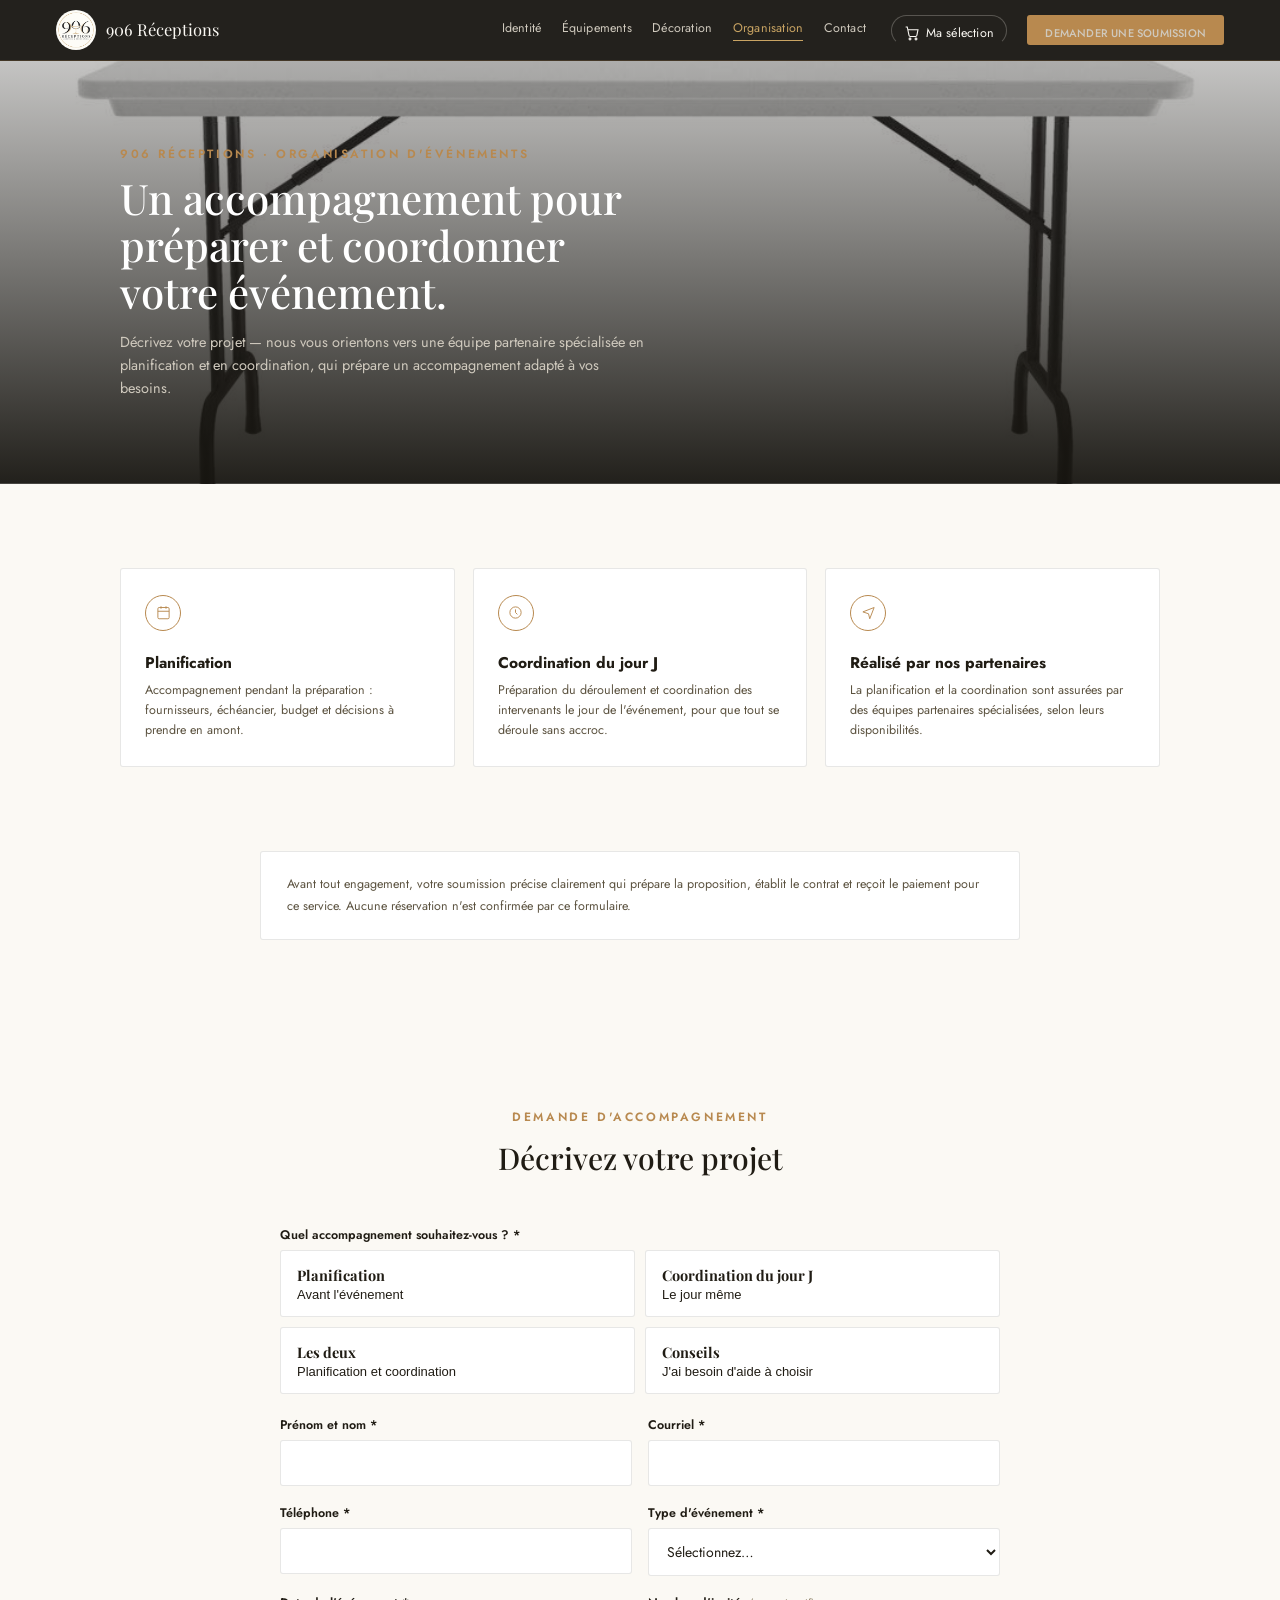
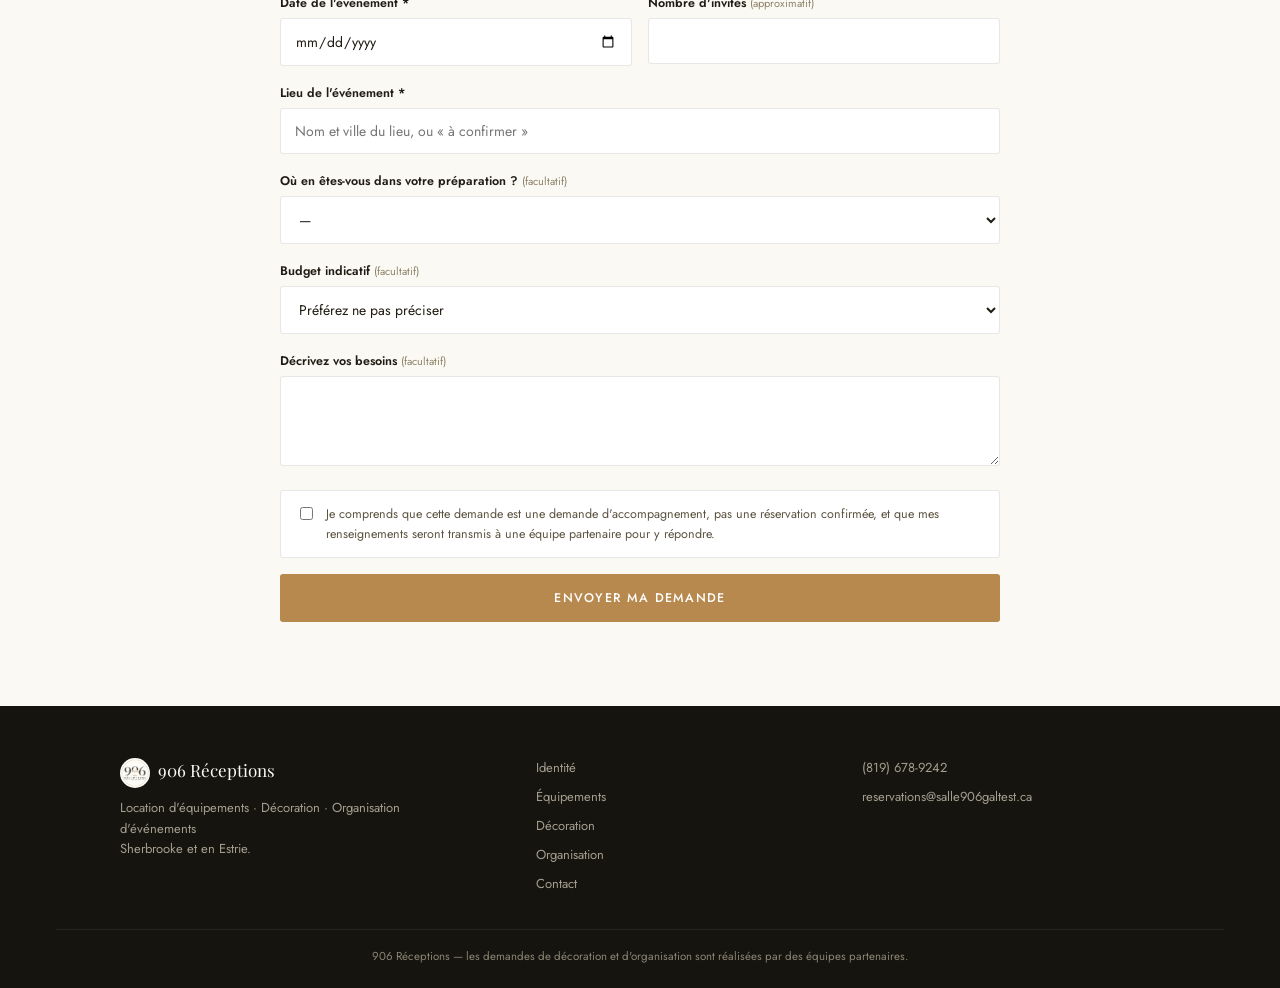
<file: organisation.html>
<!DOCTYPE html>
<html lang="fr-CA">
<head>
<meta charset="utf-8">
<meta name="viewport" content="width=device-width, initial-scale=1">
<title>Organisation d'événements | 906 Réceptions</title>
<meta name="description" content="Planification et coordination du jour J pour votre événement à Sherbrooke, assurées par une équipe partenaire spécialisée. Décrivez votre projet et recevez un accompagnement adapté.">
<link rel="canonical" href="https://glittering-cocada-9d4d8d.netlify.app/organisation">
<link rel="preconnect" href="https://fonts.googleapis.com">
<link href="https://fonts.googleapis.com/css2?family=Playfair+Display:ital,wght@0,400;0,500;0,600;0,700;1,500&family=Jost:wght@300;400;500;600&display=swap" rel="stylesheet">
<link rel="stylesheet" href="/shared/site-base.css">
<style>
.org-hero{position:relative;min-height:46vh;display:flex;align-items:center;background:linear-gradient(180deg,rgba(22,20,15,.25) 0%,rgba(22,20,15,.95) 100%),url('table-rectangulaire-pliante.jpg');background-size:cover;background-position:center}
.org-hero-inner{padding:0 clamp(24px,6vw,64px);max-width:660px;color:#fff}
.org-hero p{font-size:14.5px;color:var(--text-muted);margin:14px 0 0;line-height:1.6}
.pillars{display:grid;grid-template-columns:repeat(auto-fit,minmax(220px,1fr));gap:18px;max-width:1040px;margin:0 auto}
.pillar{background:#fff;border:1px solid var(--line-on-cream);border-radius:3px;padding:26px 24px}
.pillar .ic{width:36px;height:36px;border:1px solid var(--gold);border-radius:50%;display:flex;align-items:center;justify-content:center;color:var(--gold);margin-bottom:14px}
.pillar h4{font-size:15.5px;margin-bottom:6px}
.pillar p{font-size:12.5px;color:var(--muted-on-cream);line-height:1.6;margin:0}
.notice{max-width:760px;margin:0 auto;background:#fff;border:1px solid var(--line-on-cream);border-radius:3px;padding:22px 26px;font-size:12.5px;color:var(--muted-on-cream);line-height:1.7}
.choice-grid{display:grid;grid-template-columns:repeat(2,1fr);gap:10px;margin-bottom:22px}
@media (max-width:560px){ .choice-grid{grid-template-columns:1fr} }
.choice-card{border:1px solid var(--line-on-cream);background:#fff;border-radius:3px;padding:14px 16px;cursor:pointer;font-size:13px;color:var(--ink-on-cream);text-align:left}
.choice-card.is-active{border-color:var(--gold);background:rgba(184,137,79,.07)}
.choice-card strong{display:block;font-family:'Playfair Display',serif;font-size:14.5px;margin-bottom:2px}
</style>
</head>
<body>

<nav id="site-nav"></nav>

<section class="org-hero">
  <div class="org-hero-inner">
    <div class="eyebrow">906 Réceptions · Organisation d'événements</div>
    <h1 style="font-size:clamp(28px,4.2vw,42px);line-height:1.12">Un accompagnement pour préparer et coordonner votre événement.</h1>
    <p>Décrivez votre projet — nous vous orientons vers une équipe partenaire spécialisée en planification et en coordination, qui prépare un accompagnement adapté à vos besoins.</p>
  </div>
</section>

<section>
  <div class="pillars">
    <div class="pillar reveal">
      <div class="ic"><svg width="15" height="15" viewBox="0 0 24 24" fill="none" stroke="currentColor" stroke-width="1.5"><rect x="3" y="4" width="18" height="18" rx="2"/><path d="M3 10h18M8 2v4M16 2v4"/></svg></div>
      <h4>Planification</h4>
      <p>Accompagnement pendant la préparation : fournisseurs, échéancier, budget et décisions à prendre en amont.</p>
    </div>
    <div class="pillar reveal reveal-delay-1">
      <div class="ic"><svg width="15" height="15" viewBox="0 0 24 24" fill="none" stroke="currentColor" stroke-width="1.5"><circle cx="12" cy="12" r="9"/><path d="M12 7v5l3 3"/></svg></div>
      <h4>Coordination du jour J</h4>
      <p>Préparation du déroulement et coordination des intervenants le jour de l'événement, pour que tout se déroule sans accroc.</p>
    </div>
    <div class="pillar reveal reveal-delay-2">
      <div class="ic"><svg width="15" height="15" viewBox="0 0 24 24" fill="none" stroke="currentColor" stroke-width="1.5"><path d="M3 11l18-7-7 18-2-8z"/></svg></div>
      <h4>Réalisé par nos partenaires</h4>
      <p>La planification et la coordination sont assurées par des équipes partenaires spécialisées, selon leurs disponibilités.</p>
    </div>
  </div>
</section>

<section style="padding-top:0">
  <div class="notice">
    Avant tout engagement, votre soumission précise clairement qui prépare la proposition, établit le contrat et reçoit le paiement pour ce service. Aucune réservation n'est confirmée par ce formulaire.
  </div>
</section>

<section id="demande-organisation">
  <div class="form-wrap">
    <div class="section-head reveal">
      <div class="eyebrow">Demande d'accompagnement</div>
      <h2 style="font-size:clamp(23px,3.2vw,30px)">Décrivez votre projet</h2>
    </div>

    <form id="orga-form">
      <div id="form-error-slot"></div>
      <div style="position:absolute;left:-9999px;width:1px;height:1px;overflow:hidden" aria-hidden="true">
        <label for="website">Laisser vide</label>
        <input type="text" id="website" name="website" tabindex="-1" autocomplete="off">
      </div>

      <div class="field">
        <label>Quel accompagnement souhaitez-vous ? *</label>
        <div class="choice-grid" role="group" aria-label="Type d'accompagnement" id="orga-choice-grid">
          <button type="button" class="choice-card" data-choice="Planification"><strong>Planification</strong>Avant l'événement</button>
          <button type="button" class="choice-card" data-choice="Coordination du jour J"><strong>Coordination du jour J</strong>Le jour même</button>
          <button type="button" class="choice-card" data-choice="Les deux"><strong>Les deux</strong>Planification et coordination</button>
          <button type="button" class="choice-card" data-choice="Conseils"><strong>Conseils</strong>J'ai besoin d'aide à choisir</button>
        </div>
        <input type="hidden" id="c-service-choice" required>
      </div>

      <div class="field-grid">
        <div class="field"><label for="c-name">Prénom et nom *</label><input type="text" id="c-name" autocomplete="name"></div>
        <div class="field"><label for="c-email">Courriel *</label><input type="email" id="c-email" autocomplete="email"></div>
      </div>
      <div class="field-grid">
        <div class="field"><label for="c-phone">Téléphone *</label><input type="tel" id="c-phone" autocomplete="tel"></div>
        <div class="field">
          <label for="c-event-type">Type d'événement *</label>
          <select id="c-event-type">
            <option value="" disabled selected>Sélectionnez…</option>
            <option value="Mariage">Mariage</option>
            <option value="Anniversaire">Anniversaire / célébration</option>
            <option value="Corporatif">Événement corporatif</option>
            <option value="Communautaire">Événement communautaire / église</option>
            <option value="Autre">Autre</option>
          </select>
        </div>
      </div>
      <div class="field-grid">
        <div class="field"><label for="c-event-date">Date de l'événement *</label><input type="date" id="c-event-date"></div>
        <div class="field"><label for="c-guests">Nombre d'invités <span class="hint">(approximatif)</span></label><input type="number" id="c-guests" min="1" max="2000"></div>
      </div>
      <div class="field"><label for="c-venue">Lieu de l'événement *</label><input type="text" id="c-venue" placeholder="Nom et ville du lieu, ou « à confirmer »"></div>
      <div class="field">
        <label for="c-stage">Où en êtes-vous dans votre préparation ? <span class="hint">(facultatif)</span></label>
        <select id="c-stage">
          <option value="">—</option>
          <option value="Tout est à faire">Tout est à faire</option>
          <option value="Quelques fournisseurs réservés">Quelques fournisseurs déjà réservés</option>
          <option value="Presque tout est planifié">Presque tout est planifié, besoin de coordination seulement</option>
        </select>
      </div>
      <div class="field"><label for="c-budget">Budget indicatif <span class="hint">(facultatif)</span></label>
        <select id="c-budget">
          <option value="">Préférez ne pas préciser</option>
          <option value="Moins de 1 000 $">Moins de 1 000 $</option>
          <option value="1 000 $ – 3 000 $">1 000 $ – 3 000 $</option>
          <option value="3 000 $ – 6 000 $">3 000 $ – 6 000 $</option>
          <option value="Plus de 6 000 $">Plus de 6 000 $</option>
        </select>
      </div>
      <div class="field"><label for="c-comments">Décrivez vos besoins <span class="hint">(facultatif)</span></label><textarea id="c-comments"></textarea></div>

      <label class="check-row">
        <input type="checkbox" id="c-consent" required>
        <span>Je comprends que cette demande est une demande d'accompagnement, pas une réservation confirmée, et que mes renseignements seront transmis à une équipe partenaire pour y répondre.</span>
      </label>

      <button type="submit" class="btn" id="orga-submit" style="width:100%;justify-content:center">Envoyer ma demande</button>
    </form>

    <div id="orga-success" style="display:none">
      <div class="confirm-screen">
        <div class="confirm-check">✓</div>
        <h3>Votre demande est envoyée.</h3>
        <p style="color:var(--muted-on-cream);margin-top:10px">Merci ! Notre équipe vous mettra en relation avec le partenaire approprié selon vos besoins et sa disponibilité.</p>
        <div class="confirm-ref" id="orga-ref"></div>
        <div style="margin-top:26px;display:flex;gap:14px;justify-content:center;flex-wrap:wrap">
          <a class="btn" href="tel:+18196789242">Nous contacter</a>
        </div>
      </div>
    </div>
  </div>
</section>

<footer>
  <div id="site-footer"></div>
</footer>

<script src="/shared/site-chrome.js"></script>
<script>
document.querySelectorAll('#orga-choice-grid .choice-card').forEach(btn => {
  btn.addEventListener('click', () => {
    document.querySelectorAll('#orga-choice-grid .choice-card').forEach(b => b.classList.remove('is-active'));
    btn.classList.add('is-active');
    document.getElementById('c-service-choice').value = btn.dataset.choice;
  });
});

function initReveal(){
  const els = document.querySelectorAll('.reveal:not(.is-visible)');
  if (!('IntersectionObserver' in window)) { els.forEach(el => el.classList.add('is-visible')); return; }
  const io = new IntersectionObserver((entries) => {
    entries.forEach(entry => { if (entry.isIntersecting){ entry.target.classList.add('is-visible'); io.unobserve(entry.target); } });
  }, { threshold:.15, rootMargin:'0px 0px -60px 0px' });
  els.forEach(el => io.observe(el));
}

const FORM_LOADED_AT = Date.now();
document.getElementById('orga-form').addEventListener('submit', async (e) => {
  e.preventDefault();
  const errorSlot = document.getElementById('form-error-slot');
  errorSlot.innerHTML = '';
  const showError = (msg) => { errorSlot.innerHTML = `<div class="error-box">${msg}</div>`; errorSlot.scrollIntoView({ behavior:'smooth', block:'center' }); };

  const serviceChoice = document.getElementById('c-service-choice').value;
  const name = document.getElementById('c-name').value.trim();
  const email = document.getElementById('c-email').value.trim();
  const phone = document.getElementById('c-phone').value.trim();
  const eventType = document.getElementById('c-event-type').value;
  const eventDate = document.getElementById('c-event-date').value;
  const venue = document.getElementById('c-venue').value.trim();
  const guestCount = document.getElementById('c-guests').value.trim();
  const stage = document.getElementById('c-stage').value;
  const budgetRange = document.getElementById('c-budget').value;
  const comments = document.getElementById('c-comments').value.trim();
  const consent = document.getElementById('c-consent').checked;
  const honeypot = document.getElementById('website').value;

  if (!serviceChoice){ showError('Merci de choisir le type d\'accompagnement souhaité.'); return; }
  if (!name || !email || !phone || !eventType || !eventDate || !venue || !consent){ showError('Merci de remplir tous les champs obligatoires (*) et de cocher la case de consentement.'); return; }
  if (!/^[^\s@]+@[^\s@]+\.[^\s@]+$/.test(email)){ showError('Merci d\'entrer une adresse courriel valide.'); return; }

  const submitBtn = document.getElementById('orga-submit');
  submitBtn.disabled = true; submitBtn.textContent = 'Envoi…';

  const payload = { serviceChoice, name, email, phone, eventType, eventDate, venue, guestCount, stage, budgetRange, comments, website: honeypot, formLoadedAt: FORM_LOADED_AT };

  try {
    const res = await fetch('/.netlify/functions/organisation-quote-request', { method:'POST', headers:{'Content-Type':'application/json'}, body: JSON.stringify(payload) });
    const data = await res.json().catch(() => ({}));
    if (!res.ok || !data.success) throw new Error(data.message || 'Erreur lors de l\'envoi.');
    document.getElementById('orga-form').style.display = 'none';
    document.getElementById('orga-ref').textContent = `Référence : ${data.quoteRef || '—'}`;
    document.getElementById('orga-success').style.display = 'block';
    document.getElementById('orga-success').scrollIntoView({ behavior:'smooth', block:'start' });
  } catch (err) {
    console.error('[organisation:submit]', err);
    showError('Une erreur est survenue lors de l\'envoi. Vous pouvez réessayer, ou nous joindre directement au (819) 678-9242.');
    submitBtn.disabled = false; submitBtn.textContent = 'Envoyer ma demande';
  }
});

renderSiteChrome('organisation');
initReveal();
</script>
</body>
</html>
</file>
<file: shared/site-base.css>
/* ============================================================
   Location d'évènement Sherbrooke — système visuel commun.
   Chargé par toutes les pages : une seule source pour les
   couleurs, la typographie, la nav, le footer, les boutons et
   les composants réutilisés (cartes, formulaires, FAQ).
   Direction : fond ivoire dominant, sections sombres ponctuelles
   pour le contraste (nav, footer, hero, bandes commerciales).
   ============================================================ */
html,body{margin:0;padding:0;scroll-behavior:smooth}
*{box-sizing:border-box}
::selection{background:#c9a463;color:#16140f}

:root{
  --ink:#16140f;
  --ink-2:#1f1c15;
  --ink-3:#0f0e0a;
  --gold:#b8894f;
  --gold-hover:#a87a44;
  --gold-soft:#c9a463;
  --cream:#fbf9f4;
  --cream-2:#f3efe4;
  --cream-3:#e9e1cf;
  --text-muted:#cfc9bd;
  --text-dim:#a49e8f;
  --text-faint:#8a8474;
  --line:rgba(184,137,79,.22);
  --line-on-cream:rgba(28,25,18,.1);
  --ink-on-cream:#201c14;
  --muted-on-cream:#5c5340;
  --faint-on-cream:#8d8268;
}

body{font-family:'Jost',sans-serif;background:var(--cream);color:var(--ink-on-cream);overflow-x:hidden}
a{color:inherit}
img{max-width:100%}
.wrap{max-width:1240px;margin:0 auto;padding:0 clamp(20px,5vw,64px)}
h1,h2,h3{font-family:'Playfair Display',serif;font-weight:500;margin:0;text-wrap:balance}
.eyebrow{font-size:12px;letter-spacing:2.6px;text-transform:uppercase;color:var(--gold);margin-bottom:12px;font-weight:600}
.on-ink .eyebrow,.on-ink2 .eyebrow,.deco-hero .eyebrow,.hero .eyebrow{color:var(--gold-soft)}

.btn{display:inline-flex;align-items:center;gap:8px;cursor:pointer;text-decoration:none;background:var(--gold);color:#fff;padding:15px 30px;font-size:12.5px;letter-spacing:1.3px;text-transform:uppercase;border-radius:3px;border:none;font-family:'Jost',sans-serif;font-weight:500;transition:background .2s,box-shadow .2s,transform .2s}
.btn:hover{background:var(--gold-hover);box-shadow:0 10px 26px rgba(184,137,79,.28);transform:translateY(-1px)}
.btn-outline{display:inline-flex;align-items:center;gap:8px;text-decoration:none;border:1px solid rgba(32,28,20,.28);color:var(--ink-on-cream);padding:15px 30px;font-size:12.5px;letter-spacing:1.3px;text-transform:uppercase;border-radius:3px;transition:border-color .2s,color .2s,background .2s;background:none;cursor:pointer;font-family:'Jost',sans-serif;font-weight:500}
.btn-outline:hover{border-color:var(--gold);color:var(--gold)}
.btn-outline.on-ink{border-color:rgba(246,242,234,.4);color:var(--cream)}
.btn-outline.on-ink:hover{border-color:var(--gold-soft);color:var(--gold-soft)}
.btn-sm{padding:10px 18px;font-size:11px}

/* ---- Reveal au défilement (discret) ---- */
.reveal{opacity:0;transform:translateY(16px);transition:opacity .55s ease,transform .55s ease}
.reveal.is-visible{opacity:1;transform:none}
.reveal-delay-1.is-visible{transition-delay:.08s}
.reveal-delay-2.is-visible{transition-delay:.16s}
@media (prefers-reduced-motion:reduce){
  .reveal{opacity:1!important;transform:none!important;transition:none!important}
  html{scroll-behavior:auto}
}

/* ============ NAV COMMUNE ============ */
nav{position:sticky;top:0;z-index:100;display:flex;align-items:center;justify-content:space-between;gap:18px;padding:10px clamp(20px,5vw,56px);background:rgba(22,20,15,.94);backdrop-filter:blur(12px);border-bottom:1px solid var(--line)}
.logo{display:flex;align-items:center;gap:10px;font-family:'Playfair Display',serif;font-size:16.5px;line-height:1.2;color:var(--cream);text-decoration:none;flex-shrink:0;white-space:nowrap}
.logo-mark{width:40px;height:40px;border-radius:50%;object-fit:cover;flex-shrink:0}
.footer-logo-mark{width:30px;height:30px;border-radius:50%;object-fit:cover;vertical-align:middle;margin-right:8px}
.nav-toggle{display:none;flex-direction:column;justify-content:center;gap:4px;background:none;border:none;cursor:pointer;padding:8px;margin-left:auto}
.nav-toggle span{width:20px;height:1.5px;background:var(--cream);display:block}
.nav-links{display:flex;align-items:center;gap:clamp(10px,1.6vw,22px);flex-wrap:nowrap;font-size:12.5px}
.nav-links>a{text-decoration:none;color:var(--text-muted);border-bottom:1px solid transparent;padding-bottom:3px;letter-spacing:.2px;white-space:nowrap}
.nav-links>a:hover,.nav-links>a.is-current{color:var(--gold-soft);border-color:var(--gold-soft)}
.nav-cart{display:flex;align-items:center;gap:6px;color:var(--cream)!important;border:1px solid rgba(246,242,234,.25);padding:8px 12px;border-radius:999px;margin-left:4px}
.nav-cart:hover{border-color:var(--gold-soft)}
.nav-cart-count{display:none;align-items:center;justify-content:center;min-width:17px;height:17px;padding:0 4px;border-radius:999px;background:var(--gold-soft);color:var(--ink);font-size:10.5px;font-weight:700}
.nav-cta{white-space:nowrap}
@media (max-width:980px){
  .nav-cta{display:none}
}
@media (max-width:860px){
  .nav-toggle{display:flex}
  .nav-links{position:fixed;top:60px;left:0;right:0;flex-direction:column;align-items:stretch;gap:0;background:var(--ink);border-bottom:1px solid var(--line);padding:6px 20px 16px;max-height:calc(100vh - 60px);overflow-y:auto;transform:translateY(-8px);opacity:0;pointer-events:none;transition:opacity .2s,transform .2s}
  .nav-links.is-open{transform:none;opacity:1;pointer-events:auto}
  .nav-links>a{padding:14px 2px;border-bottom:1px solid rgba(246,242,234,.08)}
  .nav-cart{margin:10px 0 2px;justify-content:center}
  .nav-cta{display:inline-flex;justify-content:center;margin-top:6px}
}

/* ============ FOOTER COMMUN ============ */
footer{background:var(--ink);color:var(--text-dim);padding:52px clamp(20px,5vw,56px) 0}
.footer-grid{display:grid;grid-template-columns:1.3fr 1fr 1fr;gap:28px;padding-bottom:36px;border-bottom:1px solid rgba(246,242,234,.08)}
.footer-brand{font-family:'Playfair Display',serif;color:var(--cream);font-size:17px;margin-bottom:10px}
.footer-grid p{font-size:13px;line-height:1.6;margin:0;max-width:320px}
.footer-links{display:flex;flex-direction:column;gap:10px;font-size:13px}
.footer-links a{text-decoration:none;color:var(--text-dim)}
.footer-links a:hover{color:var(--gold-soft)}
.footer-contact{display:flex;flex-direction:column;gap:10px;font-size:13px}
.footer-contact a{text-decoration:none;color:var(--text-dim)}
.footer-contact a:hover{color:var(--gold-soft)}
.footer-bottom{max-width:1240px;margin:0 auto;padding:18px clamp(20px,5vw,56px) 24px;font-size:11.5px;color:var(--text-faint);text-align:center}
@media (max-width:700px){ .footer-grid{grid-template-columns:1fr;gap:22px} }

/* ============ SECTIONS GÉNÉRIQUES ============ */
section{padding:84px clamp(20px,5vw,56px)}
.on-ink{background:var(--ink);color:var(--cream)}
.on-ink .section-head p{color:var(--text-dim)}
.on-ink2{background:var(--ink-2);color:var(--cream)}
.on-ink2 .section-head p{color:var(--text-dim)}
.section-head{text-align:center;max-width:640px;margin:0 auto 48px}
.section-head p{color:var(--muted-on-cream);font-size:14.5px;line-height:1.65;margin-top:12px}
.section-head h2{font-size:clamp(25px,3.4vw,36px)}

/* ============ FAQ ============ */
.faq{max-width:760px;margin:0 auto}
details{border-bottom:1px solid var(--line-on-cream);padding:20px 0}
.on-ink details,.on-ink2 details{border-color:rgba(246,242,234,.12)}
summary{cursor:pointer;list-style:none;display:flex;justify-content:space-between;gap:16px;font-family:'Playfair Display',serif;font-size:17px}
summary::-webkit-details-marker{display:none}
summary::after{content:'+';color:var(--gold);font-size:20px}
details[open] summary::after{content:'−'}
details p{font-size:13.5px;color:var(--muted-on-cream);line-height:1.7;margin:12px 0 0}
.on-ink details p,.on-ink2 details p{color:var(--text-dim)}

.cta-block{text-align:center;background:var(--ink);color:var(--cream);padding:52px clamp(24px,5vw,56px);max-width:820px;margin:0 auto;border-radius:4px}
.cta-block .eyebrow{color:var(--gold-soft)}
.cta-block p{color:var(--text-dim);font-size:14.5px;margin:12px 0 26px}

/* ============ FORMULAIRES (fond clair) ============ */
.form-wrap{max-width:720px;margin:0 auto}
.field{margin-bottom:18px}
.field label{display:block;font-size:12.5px;font-weight:600;color:var(--ink-on-cream);margin-bottom:6px}
.field .hint{font-weight:400;color:var(--faint-on-cream);font-size:11px}
.field input,.field select,.field textarea{width:100%;padding:12px 14px;background:#fff;border:1px solid var(--line-on-cream);color:var(--ink-on-cream);border-radius:3px;font-family:'Jost',sans-serif;font-size:14px}
.field input:focus,.field select:focus,.field textarea:focus{outline:2px solid var(--gold);outline-offset:1px}
.field textarea{min-height:90px;resize:vertical}
.field-grid{display:grid;grid-template-columns:1fr 1fr;gap:16px}
@media (max-width:560px){ .field-grid{grid-template-columns:1fr} }
.mode-toggle{display:flex;gap:10px;margin-bottom:20px}
.mode-btn{flex:1;padding:13px;border-radius:3px;border:1px solid var(--line-on-cream);background:#fff;color:var(--ink-on-cream);cursor:pointer;font-family:'Jost',sans-serif;font-size:13px;text-align:center}
.mode-btn.is-active{background:var(--gold);color:#fff;border-color:var(--gold)}
.check-row{display:flex;align-items:flex-start;gap:10px;padding:13px 15px;border:1px solid var(--line-on-cream);background:#fff;border-radius:3px;margin-bottom:16px;font-size:12.5px;color:var(--muted-on-cream);line-height:1.6}
.check-row input{margin-top:3px;accent-color:var(--gold)}
.error-box{background:rgba(185,70,60,.08);border:1px solid rgba(185,70,60,.3);color:#8a2e24;padding:12px 16px;border-radius:3px;font-size:13px;margin-bottom:16px}
.confirm-screen{text-align:center;max-width:560px;margin:0 auto;padding:26px 0}
.confirm-check{width:60px;height:60px;border-radius:50%;background:rgba(184,137,79,.12);color:var(--gold);font-size:26px;display:flex;align-items:center;justify-content:center;margin:0 auto 20px}
.confirm-ref{font-family:'Playfair Display',serif;font-size:19px;color:var(--gold);margin-top:10px}
.conditional-field{overflow:hidden;max-height:0;opacity:0;transition:max-height .3s ease,opacity .25s ease}
.conditional-field.is-open{max-height:600px;opacity:1}

/* ============ CARTES PRODUITS (catalogue) ============ */
.catalog-grid{display:grid;grid-template-columns:repeat(auto-fit,minmax(248px,1fr));gap:20px;max-width:1200px;margin:0 auto}
.eq-card{background:#fff;border:1px solid var(--line-on-cream);display:flex;flex-direction:column;border-radius:4px;overflow:hidden;transition:border-color .2s,box-shadow .2s}
.eq-card:hover{border-color:var(--gold);box-shadow:0 10px 24px -14px rgba(32,28,20,.25)}
.eq-photo{aspect-ratio:4/3;max-height:170px;background:#f3efe4;display:flex;flex-direction:column;align-items:center;justify-content:center;gap:6px;color:#9a8f73;font-size:11.5px;text-align:center;overflow:hidden;position:relative;padding:8px}
.eq-photo img{width:100%;height:100%;object-fit:contain;display:block}
.eq-photo img.crop-left{width:210%;max-width:none;height:100%;object-fit:cover;object-position:0% center}
.eq-unit-badge{position:absolute;left:8px;bottom:8px;background:rgba(32,28,20,.82);color:#fff;font-size:10px;letter-spacing:.3px;padding:4px 8px;border-radius:999px}
.eq-body{padding:16px 18px 18px;display:flex;flex-direction:column;gap:6px;flex-grow:1}
.eq-cat{font-size:10px;letter-spacing:.07em;text-transform:uppercase;color:var(--gold);font-weight:700}
.eq-body h3{font-size:16.5px}
.eq-body p.desc{font-size:12.5px;color:var(--muted-on-cream);line-height:1.55;margin:0;flex-grow:1}
.eq-price-row{display:flex;align-items:baseline;justify-content:space-between;margin-top:4px}
.eq-price{font-family:'Playfair Display',serif;font-size:18px;color:var(--ink-on-cream)}
.eq-price small{display:block;font-family:'Jost',sans-serif;font-size:10.5px;color:var(--faint-on-cream);margin-top:1px;font-weight:400}
.eq-stock{font-size:10.5px;color:var(--faint-on-cream)}
.eq-add{display:flex;gap:8px;align-items:center;margin-top:8px}
.eq-add input[type=number]{width:56px;padding:8px;background:#fff;border:1px solid var(--line-on-cream);color:var(--ink-on-cream);border-radius:3px;font-family:'Jost',sans-serif;text-align:center}
.eq-add .btn-outline{flex-grow:1;justify-content:center;padding:10px 14px}
.eq-add.is-added .btn-outline{background:var(--gold);color:#fff;border-color:var(--gold)}
.tablecloth-offer{margin-top:4px}
.tablecloth-toggle{background:none;border:none;color:var(--gold);font-size:11.5px;letter-spacing:.2px;cursor:pointer;padding:4px 0;text-decoration:underline;font-family:'Jost',sans-serif}
.tablecloth-panel{display:flex;gap:8px;margin-top:8px}
.tablecloth-panel select{flex:1;padding:8px;border:1px solid var(--line-on-cream);border-radius:3px;background:#fff;color:var(--ink-on-cream);font-family:'Jost',sans-serif;font-size:12.5px}
.tablecloth-panel input[type=number]{width:50px;padding:8px;background:#fff;border:1px solid var(--line-on-cream);color:var(--ink-on-cream);border-radius:3px;text-align:center}
.empty-note{grid-column:1/-1;text-align:center;padding:46px 20px;color:var(--muted-on-cream)}

/* ---- Filtres catalogue ---- */
.filters{display:flex;flex-wrap:wrap;gap:9px;justify-content:center;margin-bottom:10px}
.filter-chip{padding:9px 18px;border-radius:999px;border:1px solid var(--line-on-cream);background:#fff;color:var(--ink-on-cream);font-family:'Jost',sans-serif;font-size:12px;cursor:pointer;transition:all .15s}
.filter-chip.is-active,.filter-chip:hover{background:var(--gold);color:#fff;border-color:var(--gold)}
.catalog-toolbar{max-width:560px;margin:0 auto 20px}
.catalog-search{width:100%;padding:12px 16px;border:1px solid var(--line-on-cream);border-radius:999px;font-family:'Jost',sans-serif;font-size:13.5px;background:#fff}
.catalog-meta{display:flex;align-items:center;justify-content:center;gap:14px;font-size:11.5px;color:var(--faint-on-cream);margin:0 0 30px}
.catalog-reset{background:none;border:none;color:var(--gold);cursor:pointer;font-size:11.5px;text-decoration:underline;font-family:'Jost',sans-serif}

/* ---- Panier ---- */
.cart-empty{text-align:center;color:var(--muted-on-cream);font-size:13.5px;padding:26px}
.cart-list{max-width:760px;margin:0 auto;display:flex;flex-direction:column;gap:1px;background:var(--line-on-cream)}
.cart-item{background:#fff;display:flex;align-items:center;justify-content:space-between;gap:14px;padding:15px 18px;flex-wrap:wrap}
.cart-item .ci-name{font-size:14px}
.cart-item .ci-name small{display:block;color:var(--faint-on-cream);font-size:11.5px;margin-top:2px}
.cart-item .ci-actions{display:flex;align-items:center;gap:10px}
.cart-item input[type=number]{width:54px;padding:7px;background:var(--cream-2);border:1px solid var(--line-on-cream);color:var(--ink-on-cream);border-radius:3px;text-align:center;font-family:'Jost',sans-serif}
.cart-remove{background:none;border:none;color:var(--muted-on-cream);cursor:pointer;font-size:12.5px;text-decoration:underline}
.cart-remove:hover{color:var(--gold)}
.ci-line-total{font-family:'Playfair Display',serif;font-size:14px;color:var(--gold);min-width:60px;text-align:right}
.cart-subtotal{max-width:760px;margin:1px auto 0;display:flex;justify-content:space-between;align-items:baseline;gap:16px;padding:16px 18px;background:var(--cream-2);font-size:13px;color:var(--muted-on-cream)}
.cart-subtotal strong{font-family:'Playfair Display',serif;font-size:19px;color:var(--gold);font-weight:500}
.cart-note{max-width:760px;margin:20px auto 0;font-size:11.5px;color:var(--faint-on-cream);line-height:1.7;text-align:center}

.request-summary{max-width:760px;margin:0 auto 28px;display:flex;flex-direction:column;gap:1px;background:var(--line-on-cream);border-radius:3px;overflow:hidden}
.request-summary-row{background:#fff;display:flex;justify-content:space-between;gap:14px;padding:14px 18px;font-size:13px}
.request-summary-row .rs-label{color:var(--muted-on-cream)}
.request-summary-row .rs-value{font-weight:600;color:var(--ink-on-cream);text-align:right}
.request-summary-row .rs-value.rs-tbd{font-weight:400;font-style:italic;color:var(--faint-on-cream)}

#cart-float{position:fixed;right:20px;bottom:20px;z-index:90;background:var(--ink);color:var(--cream);border-radius:999px;padding:14px 22px;font-size:12.5px;font-weight:600;letter-spacing:.3px;cursor:pointer;box-shadow:0 12px 30px rgba(0,0,0,.28);display:none;align-items:center;gap:8px;border:1px solid var(--line);font-family:'Jost',sans-serif}
#cart-float.is-visible{display:inline-flex}
</file>
